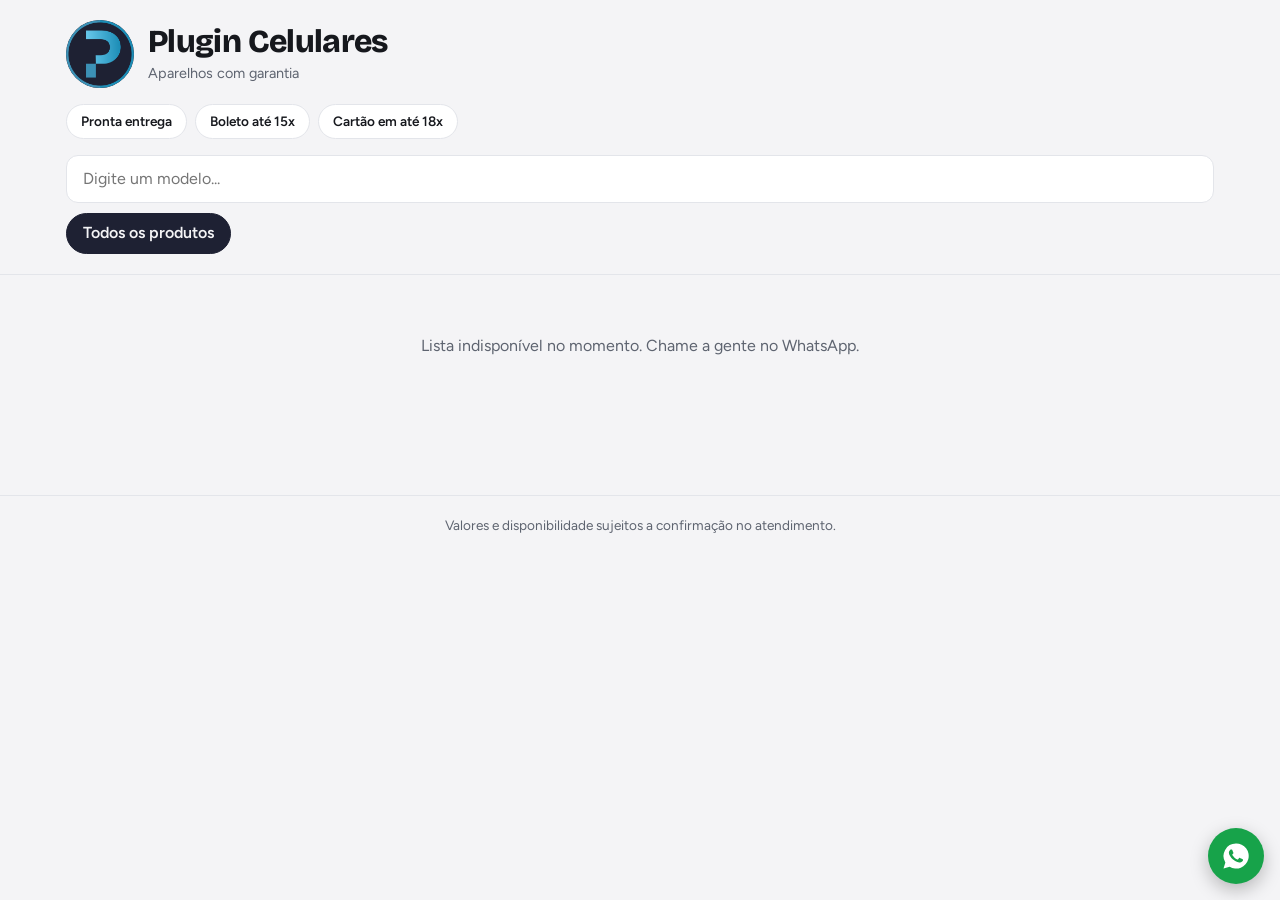
<file: index.html>
<!DOCTYPE html>
<html lang="pt-BR">
<head>
<meta charset="utf-8">
<meta name="viewport" content="width=device-width, initial-scale=1">
<title>Catálogo Virtual - Plugin Celulares</title>
<meta name="description" content="Confira nossas promoções!">

<!-- Prévia de link (WhatsApp, Facebook, Instagram, Telegram...) -->
<meta property="og:type" content="website">
<meta property="og:site_name" content="Plugin Celulares">
<meta property="og:locale" content="pt_BR">
<meta property="og:title" content="Catálogo Virtual - Plugin Celulares">
<meta property="og:description" content="Confira nossas promoções!">
<meta property="og:url" content="https://plugincelularesnovaserrana-sys.github.io/Vitrine/">
<meta property="og:image" content="https://plugincelularesnovaserrana-sys.github.io/Vitrine/assets/og-catalogo.jpg">
<meta property="og:image:type" content="image/jpeg">
<meta property="og:image:width" content="1200">
<meta property="og:image:height" content="630">
<meta property="og:image:alt" content="iPhone 18 Pro Max - Catálogo Virtual Plugin Celulares">
<meta name="twitter:card" content="summary_large_image">
<meta name="twitter:title" content="Catálogo Virtual - Plugin Celulares">
<meta name="twitter:description" content="Confira nossas promoções!">
<meta name="twitter:image" content="https://plugincelularesnovaserrana-sys.github.io/Vitrine/assets/og-catalogo.jpg">
<link rel="preconnect" href="https://fonts.googleapis.com">
<link rel="preconnect" href="https://fonts.gstatic.com" crossorigin>
<link href="https://fonts.googleapis.com/css2?family=Bricolage+Grotesque:opsz,wght@12..96,500;12..96,700;12..96,800&family=Figtree:wght@400;500;600;700&display=swap" rel="stylesheet">
<link rel="stylesheet" href="catalogo.css?v=12">
</head>
<body data-modo="completo">
<!-- Vitrine: o modo ("completo") escolhe quais preços aparecem. Configuração e textos ficam em catalogo.js -->

<header class="loja">
  <div class="logo" id="logo"></div>
  <div>
    <h1 id="nomeLoja">Plugin Celulares</h1>
    <p id="slogan"></p>
    <p id="contato"></p>
  </div>
</header>
<div class="selos" id="selos"></div>

<div class="barra">
  <div class="barra-in">
    <input class="busca" id="busca" type="search" placeholder="Digite um modelo..." aria-label="Buscar modelo">
    <nav class="abas" id="abas" aria-label="Filtrar por categoria"></nav>
    <nav class="abas faixas" id="faixas" aria-label="Filtrar por valor da parcela" hidden></nav>
  </div>
</div>

<div class="aviso" id="aviso" hidden></div>
<main class="grade" id="grade" aria-live="polite"></main>

<section class="sistema" id="sistemaBox" hidden>
  <h2 id="sistemaTitulo">Nosso sistema</h2>
  <iframe id="sistemaFrame" title="Sistema da loja" loading="lazy"></iframe>
</section>

<a class="flutuante" id="zapFlutuante" target="_blank" rel="noopener" aria-label="Falar no WhatsApp"></a>
<footer class="rodape" id="rodape"></footer>

<script src="catalogo.js?v=12"></script>
</body>
</html>
</file>
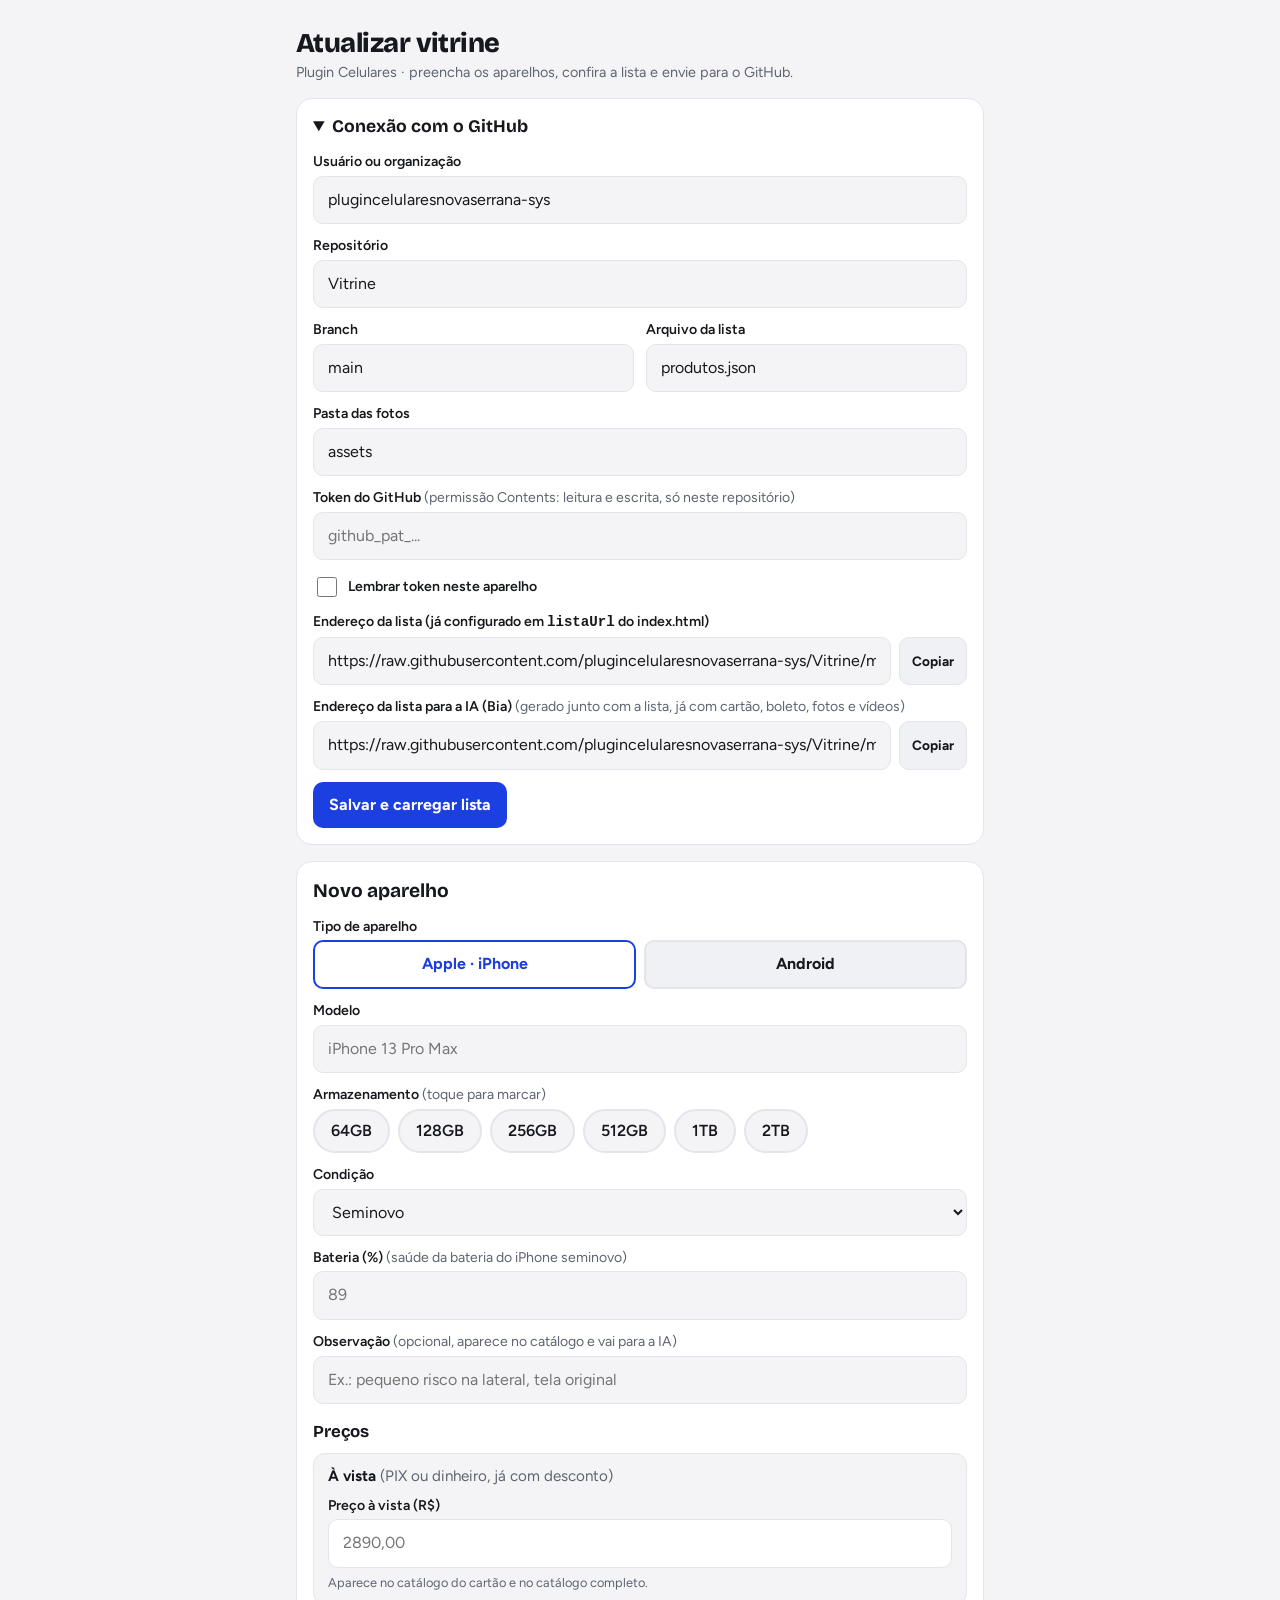
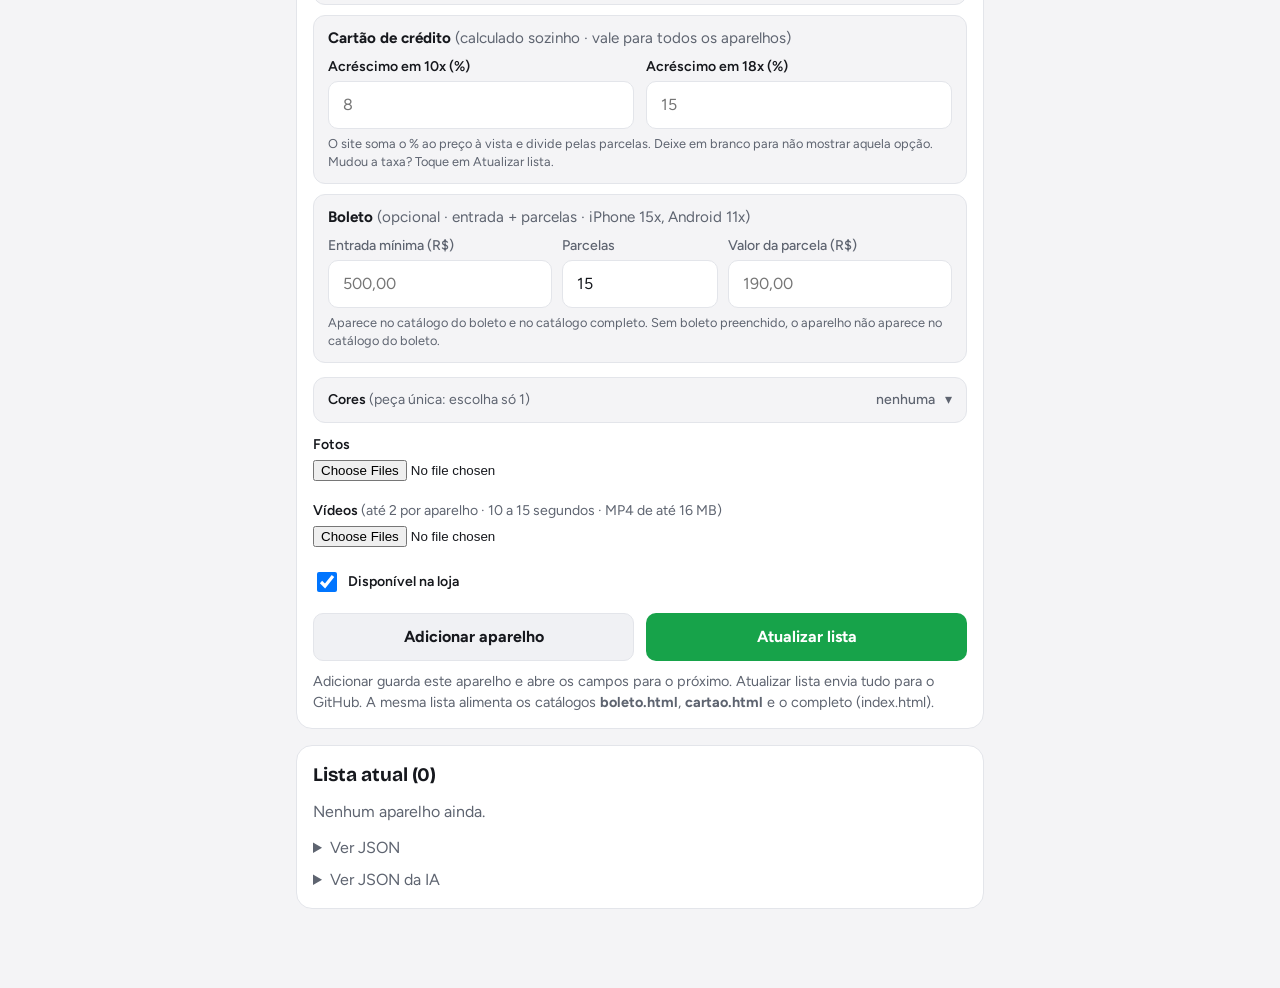
<file: admin.html>
<!DOCTYPE html>
<html lang="pt-BR">
<head>
<meta charset="utf-8">
<meta name="viewport" content="width=device-width, initial-scale=1">
<meta name="robots" content="noindex,nofollow">
<title>Plugin Celulares · Admin da vitrine</title>
<link rel="preconnect" href="https://fonts.googleapis.com">
<link rel="preconnect" href="https://fonts.gstatic.com" crossorigin>
<link href="https://fonts.googleapis.com/css2?family=Bricolage+Grotesque:opsz,wght@12..96,700;12..96,800&family=Figtree:wght@400;500;600;700&display=swap" rel="stylesheet">
<style>
  :root{
    --papel:#F4F4F6; --card:#FFFFFF; --tinta:#16181D; --tinta-2:#5E6470; --linha:#E3E5EA;
    --azul:#1B3FE0; --zap:#17A34A; --zap-hover:#128A3D; --erro:#C8332F; --ok-bg:#E6F6EC; --erro-bg:#FCEBEA; --foto-bg:#F0F1F4;
    --display:"Bricolage Grotesque","Trebuchet MS",system-ui,sans-serif;
    --texto:"Figtree",system-ui,-apple-system,"Segoe UI",sans-serif;
  }
  @media (prefers-color-scheme:dark){
    :root{ --papel:#0E1015; --card:#171A21; --tinta:#EEF0F4; --tinta-2:#9AA0AD; --linha:#262A33;
           --azul:#8AA2FF; --ok-bg:#12281B; --erro-bg:#321816; --foto-bg:#1F232C; }
  }
  *{box-sizing:border-box}
  body{margin:0;background:var(--papel);color:var(--tinta);font-family:var(--texto);line-height:1.4}
  :focus-visible{outline:3px solid var(--azul);outline-offset:2px}
  main{max-width:720px;margin:0 auto;padding:16px 16px 80px;display:grid;gap:16px}
  h1{font-family:var(--display);font-weight:800;font-size:1.7rem;letter-spacing:-.02em;margin:8px 0 0}
  h2{font-family:var(--display);font-weight:700;font-size:1.2rem;margin:0 0 12px}
  .sub{margin:0;color:var(--tinta-2);font-size:.9rem}
  section,details.painel{background:var(--card);border:1px solid var(--linha);border-radius:16px;padding:16px}
  details.painel>summary{font-family:var(--display);font-weight:700;font-size:1.1rem;cursor:pointer}
  details.painel[open]>summary{margin-bottom:12px}

  label{display:block;font-weight:600;font-size:.88rem;margin:12px 0 4px}
  .dica{font-weight:400;color:var(--tinta-2)}
  input[type=text],input[type=password],input[type=search],select{width:100%;padding:12px 14px;border:1px solid var(--linha);border-radius:10px;background:var(--papel);color:var(--tinta);font:inherit;font-size:16px}
  .duas{display:grid;grid-template-columns:1fr 1fr;gap:12px}
  .check{display:flex;gap:8px;align-items:center;font-weight:600;margin-top:14px}
  .check input{width:20px;height:20px}

  button{font:inherit;font-weight:700;border:0;border-radius:10px;padding:12px 16px;cursor:pointer}
  button:disabled{opacity:.55;cursor:default}
  .sec{background:var(--foto-bg);color:var(--tinta);border:1px solid var(--linha)}
  .pri{background:var(--azul);color:#fff}
  .envia{background:var(--zap);color:#fff}
  .envia:hover:not(:disabled){background:var(--zap-hover)}
  .acoes{display:grid;grid-template-columns:1fr 1fr;gap:12px;margin-top:18px}
  .linha-btn{display:flex;gap:8px;flex-wrap:wrap;margin-top:12px}
  .mini{padding:8px 12px;font-size:.85rem}

  .miniaturas{display:flex;flex-wrap:wrap;gap:8px;margin-top:8px}
  .mini-foto{position:relative;width:72px;height:72px;border-radius:10px;background:var(--foto-bg);border:1px solid var(--linha);display:grid;place-items:center;overflow:hidden;font-size:.65rem;text-align:center;padding:4px;word-break:break-all}
  .mini-foto img{width:100%;height:100%;object-fit:cover}
  .mini-foto button{position:absolute;top:2px;right:2px;width:22px;height:22px;padding:0;border-radius:50%;background:rgba(0,0,0,.65);color:#fff;font-size:.8rem;line-height:1}

  .auto-foto{display:flex;gap:12px;align-items:center;margin-top:10px;padding:10px;border:1px dashed var(--linha);border-radius:12px;background:var(--papel)}
  .auto-foto img{width:64px;height:64px;object-fit:contain;border-radius:8px;background:var(--foto-bg);flex:none}
  .auto-foto p{margin:0;font-size:.82rem;color:var(--tinta-2)}
  .auto-foto .vazia{width:64px;height:64px;border-radius:8px;background:var(--foto-bg);display:grid;place-items:center;font-size:.65rem;text-align:center;color:var(--tinta-2);flex:none}
  .auto-foto.falta{border-color:var(--erro)}
  .auto-foto.falta p{color:var(--erro)}
  .item{border:1px solid var(--linha);border-radius:12px;padding:12px;display:grid;gap:6px;margin-top:10px}
  .item.off{opacity:.6}
  .chips{display:flex;flex-wrap:wrap;gap:8px;margin-top:4px}
  .chip{border:2px solid var(--linha);background:var(--papel);color:var(--tinta);border-radius:999px;padding:9px 16px;font-weight:600}
  .chip[aria-pressed=true]{border-color:var(--azul);background:var(--foto-bg);color:var(--azul)}
  .chip[aria-pressed=true]::after{content:" ✓"}
  .tres{display:grid;grid-template-columns:1fr .7fr 1fr;gap:10px}
  .tres label{margin-top:4px;font-weight:500;color:var(--tinta-2)}
  .item b{font-family:var(--display);font-size:1.05rem}
  .item small{color:var(--tinta-2)}
  .preco{font-weight:800}
  .vazio{color:var(--tinta-2);margin:0}

  #status{position:sticky;bottom:12px;z-index:5;border-radius:12px;padding:12px 14px;font-weight:600;border:1px solid var(--linha);background:var(--card);display:none}
  #status.ok{display:block;background:var(--ok-bg);border-color:var(--zap)}
  #status.erro{display:block;background:var(--erro-bg);border-color:var(--erro)}
  #status.info{display:block}
  pre{background:var(--papel);border:1px solid var(--linha);border-radius:10px;padding:12px;overflow:auto;font-size:.8rem;max-height:320px}
  .url{display:flex;gap:8px}
  .url input{flex:1}

  .cores{display:flex;flex-wrap:wrap;gap:8px;margin-top:4px}
  .cor{display:inline-flex;align-items:center;gap:8px;padding:8px 14px 8px 10px;border:2px solid var(--linha);background:var(--papel);color:var(--tinta);border-radius:999px;font-size:.9rem;font-weight:600}
  .cor .bolinha{width:20px;height:20px;border-radius:50%;border:1px solid rgba(128,128,128,.55);flex:none;display:grid;place-items:center;font-size:.7rem;line-height:1;color:#fff}
  .cor[aria-pressed=true]{border-color:var(--azul);background:var(--foto-bg)}
  .cor[aria-pressed=true]::after{content:"✓";font-weight:800;color:var(--azul)}
  .cor-outra{display:flex;gap:8px;margin-top:10px}
  .cor-outra input{flex:1}

  /* seletor Apple / Android */
  .seg{display:grid;grid-template-columns:1fr 1fr;gap:8px;margin-top:4px}
  .seg button{display:flex;align-items:center;justify-content:center;gap:8px;border:2px solid var(--linha);padding:11px 12px}
  .seg button[aria-pressed=true]{border-color:var(--azul);background:var(--card);color:var(--azul)}

  /* gaveta de cores */
  details.gaveta{margin-top:14px;border:1px solid var(--linha);border-radius:12px;background:var(--papel)}
  details.gaveta>summary{cursor:pointer;list-style:none;display:flex;align-items:center;justify-content:space-between;gap:10px;padding:12px 14px;font-weight:600;font-size:.88rem}
  details.gaveta>summary::-webkit-details-marker{display:none}
  details.gaveta>summary::after{content:"▾";color:var(--tinta-2);transition:transform .15s}
  details.gaveta[open]>summary::after{transform:rotate(180deg)}
  .gaveta .corpo{padding:0 14px 14px}
  .gaveta .resumo{margin-left:auto;display:flex;align-items:center;gap:6px;min-width:0;font-weight:500;color:var(--tinta-2)}
  .gaveta .resumo .bolinha{width:16px;height:16px;border-radius:50%;border:1px solid rgba(128,128,128,.55);flex:none}
  .gaveta .resumo .txt{overflow:hidden;text-overflow:ellipsis;white-space:nowrap;max-width:46vw}

  /* bloco de preços */
  fieldset.precos{border:0;padding:0;margin:16px 0 0;min-width:0}
  fieldset.precos legend{font-family:var(--display);font-weight:700;font-size:1.05rem;padding:0}
  .bloco-preco{border:1px solid var(--linha);border-radius:12px;padding:12px 14px;margin-top:10px;background:var(--papel)}
  .bloco-preco h3{margin:0;font-size:.95rem;font-weight:700}
  .bloco-preco label{margin-top:8px}
  .bloco-preco input[type=text]{background:var(--card)}
  .bloco-preco .sub{font-size:.8rem;margin-top:6px}
  .mini-video{display:flex;align-items:center;gap:8px;padding:8px 10px;border:1px solid var(--linha);border-radius:10px;background:var(--foto-bg);font-size:.8rem;word-break:break-all}
  .mini-video button{flex:none;width:24px;height:24px;padding:0;border-radius:50%;background:rgba(0,0,0,.65);color:#fff;font-size:.85rem;line-height:1}
</style>
</head>
<body>
<main>
  <div>
    <h1>Atualizar vitrine</h1>
    <p class="sub">Plugin Celulares · preencha os aparelhos, confira a lista e envie para o GitHub.</p>
  </div>

  <!-- 1. GitHub -->
  <details class="painel" id="painelGit">
    <summary>Conexão com o GitHub</summary>
    <label for="gOwner">Usuário ou organização</label>
    <input type="text" id="gOwner" autocomplete="off" autocapitalize="off" value="plugincelularesnovaserrana-sys" placeholder="minha-loja">
    <label for="gRepo">Repositório</label>
    <input type="text" id="gRepo" autocomplete="off" autocapitalize="off" value="Vitrine" placeholder="vitrine">
    <div class="duas">
      <div>
        <label for="gBranch">Branch</label>
        <input type="text" id="gBranch" autocomplete="off" autocapitalize="off" value="main">
      </div>
      <div>
        <label for="gPath">Arquivo da lista</label>
        <input type="text" id="gPath" autocomplete="off" autocapitalize="off" value="produtos.json">
      </div>
    </div>
    <label for="gPasta">Pasta das fotos</label>
    <input type="text" id="gPasta" autocomplete="off" autocapitalize="off" value="assets">
    <label for="gToken">Token do GitHub <span class="dica">(permissão Contents: leitura e escrita, só neste repositório)</span></label>
    <input type="password" id="gToken" autocomplete="off" placeholder="github_pat_...">
    <label class="check"><input type="checkbox" id="gLembrar"> Lembrar token neste aparelho</label>

    <label for="gUrl">Endereço da lista (já configurado em <code>listaUrl</code> do index.html)</label>
    <div class="url">
      <input type="text" id="gUrl" readonly>
      <button type="button" class="sec mini" id="copiarUrl">Copiar</button>
    </div>

    <label for="gUrlIA">Endereço da lista para a IA (Bia) <span class="dica">(gerado junto com a lista, já com cartão, boleto, fotos e vídeos)</span></label>
    <div class="url">
      <input type="text" id="gUrlIA" readonly>
      <button type="button" class="sec mini" id="copiarUrlIA">Copiar</button>
    </div>

    <div class="linha-btn">
      <button type="button" class="pri" id="salvarCfg">Salvar e carregar lista</button>
    </div>
  </details>

  <!-- 2. Formulário -->
  <section aria-labelledby="tFormulario">
    <h2 id="tFormulario">Novo aparelho</h2>

    <label id="lPlat">Tipo de aparelho</label>
    <div class="seg" role="group" aria-labelledby="lPlat">
      <button type="button" class="sec" id="plApple" aria-pressed="true">Apple · iPhone</button>
      <button type="button" class="sec" id="plAndroid" aria-pressed="false">Android</button>
    </div>

    <div id="boxMarca" hidden>
      <label for="fMarca">Marca</label>
      <input type="text" id="fMarca" list="marcasAndroid" autocomplete="off" placeholder="Samsung">
      <datalist id="marcasAndroid"></datalist>
    </div>

    <label for="fModelo">Modelo</label>
    <input type="text" id="fModelo" list="modelosIphone" autocomplete="off" placeholder="iPhone 13 Pro Max">
    <datalist id="modelosIphone"></datalist>

    <label id="lArm">Armazenamento <span class="dica" id="dicaDetalhes">(toque para marcar)</span></label>
    <div class="chips" id="chipsArm" role="group" aria-labelledby="lArm"></div>
    <div id="boxRam" hidden>
      <label id="lRam">Memória RAM <span class="dica">(opcional)</span></label>
      <div class="chips" id="chipsRam" role="group" aria-labelledby="lRam"></div>
    </div>
    <input type="hidden" id="fDetalhes">

    <label for="fCond">Condição</label>
    <select id="fCond">
      <option value="Seminovo">Seminovo</option>
      <option value="Novo">Novo</option>
    </select>

    <div id="boxBateria" hidden>
      <label for="fBateria">Bateria (%) <span class="dica">(saúde da bateria do iPhone seminovo)</span></label>
      <input type="text" id="fBateria" inputmode="numeric" maxlength="3" autocomplete="off" placeholder="89">
    </div>

    <label for="fObs">Observação <span class="dica">(opcional, aparece no catálogo e vai para a IA)</span></label>
    <input type="text" id="fObs" autocomplete="off" maxlength="160" placeholder="Ex.: pequeno risco na lateral, tela original">

    <fieldset class="precos" aria-labelledby="lPrecos">
      <legend id="lPrecos">Preços</legend>

      <div class="bloco-preco">
        <h3>À vista <span class="dica">(PIX ou dinheiro, já com desconto)</span></h3>
        <label for="fPreco">Preço à vista (R$)</label>
        <input type="text" id="fPreco" inputmode="decimal" autocomplete="off" placeholder="2890,00">
        <p class="sub">Aparece no catálogo do cartão e no catálogo completo.</p>
      </div>

      <div class="bloco-preco">
        <h3>Cartão de crédito <span class="dica">(calculado sozinho · vale para todos os aparelhos)</span></h3>
        <div class="duas">
          <div><label for="fTaxa10">Acréscimo em 10x (%)</label><input type="text" id="fTaxa10" inputmode="decimal" autocomplete="off" placeholder="8"></div>
          <div><label for="fTaxa18">Acréscimo em 18x (%)</label><input type="text" id="fTaxa18" inputmode="decimal" autocomplete="off" placeholder="15"></div>
        </div>
        <p class="sub" id="resumoCartao" aria-live="polite" style="margin-top:6px"></p>
        <p class="sub">O site soma o % ao preço à vista e divide pelas parcelas. Deixe em branco para não mostrar aquela opção. Mudou a taxa? Toque em Atualizar lista.</p>
      </div>

      <div class="bloco-preco">
        <h3 id="lBoleto">Boleto <span class="dica">(opcional · entrada + parcelas · iPhone 15x, Android 11x)</span></h3>
        <div class="tres" role="group" aria-labelledby="lBoleto">
          <div><label for="fEntrada">Entrada mínima (R$)</label><input type="text" id="fEntrada" inputmode="decimal" autocomplete="off" placeholder="500,00"></div>
          <div><label for="fParcN">Parcelas</label><input type="text" id="fParcN" inputmode="numeric" maxlength="2" autocomplete="off" value="15"></div>
          <div><label for="fParcVal">Valor da parcela (R$)</label><input type="text" id="fParcVal" inputmode="decimal" autocomplete="off" placeholder="190,00"></div>
        </div>
        <p class="sub" id="resumoBoleto" aria-live="polite" style="margin-top:6px"></p>
        <p class="sub">Aparece no catálogo do boleto e no catálogo completo. Sem boleto preenchido, o aparelho não aparece no catálogo do boleto.</p>
      </div>
    </fieldset>

    <input type="hidden" id="fCores">
    <details class="gaveta" id="gavetaCores">
      <summary>
        <span id="lCores">Cores <span class="dica" id="dicaCores">(toque para marcar)</span></span>
        <span class="resumo" id="resumoCores"></span>
      </summary>
      <div class="corpo">
        <div class="cores" id="coresBox" role="group" aria-labelledby="lCores"></div>
        <div class="cor-outra">
          <input type="text" id="fCorOutra" autocomplete="off" placeholder="Outra cor (se não estiver acima)" aria-label="Outra cor">
          <button type="button" class="sec mini" id="btnCorOutra">Adicionar</button>
        </div>
      </div>
    </details>

    <label for="fFotos">Fotos</label>
    <input type="file" id="fFotos" accept="image/*" multiple>
    <div class="miniaturas" id="miniaturas"></div>
    <div id="fotoAuto" hidden></div>

    <label for="fVideos">Vídeos <span class="dica">(até 2 por aparelho · 10 a 15 segundos · MP4 de até 16 MB)</span></label>
    <input type="file" id="fVideos" accept="video/mp4,video/quicktime" multiple>
    <div class="miniaturas" id="miniVideos"></div>

    <label class="check"><input type="checkbox" id="fDisp" checked> Disponível na loja</label>

    <input type="hidden" id="fParcelado">

    <div class="acoes">
      <button type="button" class="sec" id="btnAdicionar">Adicionar aparelho</button>
      <button type="button" class="envia" id="btnEnviar">Atualizar lista</button>
    </div>
    <p class="sub" style="margin-top:10px">Adicionar guarda este aparelho e abre os campos para o próximo. Atualizar lista envia tudo para o GitHub.
      A mesma lista alimenta os catálogos <b>boleto.html</b>, <b>cartao.html</b> e o completo (index.html).</p>
  </section>

  <!-- 3. Lista -->
  <section aria-labelledby="tLista">
    <h2 id="tLista">Lista atual (<span id="qtd">0</span>)</h2>
    <div id="lista"></div>
    <details style="margin-top:14px">
      <summary class="dica" style="cursor:pointer">Ver JSON</summary>
      <pre id="previa"></pre>
    </details>
    <details style="margin-top:10px">
      <summary class="dica" style="cursor:pointer">Ver JSON da IA</summary>
      <pre id="previaIA"></pre>
    </details>
  </section>

  <div id="status" role="status" aria-live="polite"></div>
</main>

<script>
/* ============ ESTADO ============ */
const $ = id => document.getElementById(id);
const S = { itens: [], taxas: {}, carregada: false, editando: -1, fotosForm: [], novasForm: [], videosForm: [], novosVideosForm: [], refs: new Set(), ocupado: false, plat: "Apple" };
const LS = "vitrine-admin";
const LOJA = {nome: "Plugin Celulares", cidade: "Nova Serrana - MG"};
const IA_ARQ = "catalogo-ia.json";
const caminhoIA = c => (c.path.includes("/") ? c.path.replace(/[^/]*$/, "") : "") + IA_ARQ;
const MAX_FOTOS = 10, MAX_VIDEOS = 2, MAX_VIDEO_MB = 16;
const PROTEGIDOS = ["LOGO.png", "og-catalogo.jpg"];
const novoId = () => Date.now().toString(36).slice(-4) + Math.random().toString(36).slice(2, 5);
const midiasDe = p => [].concat(p.fotos || [], p.videos || []);
const apagavel = f => /\.(jpe?g|mp4|mov|webm)$/i.test(f) && !PROTEGIDOS.includes(f.split("/").pop()) && !/^(https?:|data:|\/)/.test(f);
const mb = n => (n / 1048576).toLocaleString("pt-BR", {maximumFractionDigits: 1}) + " MB";
function guardarRefs(){ S.refs = new Set(S.itens.flatMap(midiasDe)); }
const PADRAO = {owner: "plugincelularesnovaserrana-sys", repo: "Vitrine"};

/* ============ UTILITÁRIOS ============ */
const brl = n => Number(n).toLocaleString("pt-BR", {style:"currency", currency:"BRL"});
function paraNumero(v){
  let s = String(v ?? "").replace(/[^\d,.-]/g, "");
  if (s.includes(",")) s = s.replace(/\./g, "").replace(",", ".");
  const n = parseFloat(s);
  return isNaN(n) ? 0 : n;
}
const listaDe = v => String(v ?? "").split(",").map(x => x.trim()).filter(Boolean);
const enc = p => p.split("/").map(encodeURIComponent).join("/");
const limpaPasta = p => p.trim().replace(/^\/+|\/+$/g, "");
const semAcento = t => t.normalize("NFD").replace(/[\u0300-\u036f]/g, "");
const arquivoDoModelo = (m, cor) => semAcento((m + (cor ? " " + cor : "")).toLowerCase()).replace(/\s+/g, " ").trim() + ".png";
const MODELOS = [];
[12,13,14,15,16,17].forEach(n => ["", " Pro", " Pro Max"].forEach(x => MODELOS.push("iPhone " + n + x)));
["", " Pro", " Pro Max"].slice(1).forEach(x => MODELOS.push("iPhone 18" + x));

const MARCAS_ANDROID = ["Samsung","Motorola","Xiaomi","Redmi","Poco","Realme","Asus","Infinix","Google Pixel","LG","OnePlus","Honor","Nokia"];
const platDe = p => p.plataforma || (/^iphone/i.test(p.modelo || "") ? "Apple" : "Android");

function aviso(tipo, texto){
  const s = $("status"); s.className = tipo; s.textContent = texto;
  if (tipo === "ok") clearTimeout(aviso.t), aviso.t = setTimeout(() => { if (s.className === "ok") s.className = ""; }, 7000);
}
function ocupar(b){
  S.ocupado = b;
  ["btnAdicionar","btnEnviar","salvarCfg"].forEach(id => $(id).disabled = b);
}

/* ============ CONFIGURAÇÃO ============ */
function lerCfg(){
  return {
    owner: $("gOwner").value.trim(), repo: $("gRepo").value.trim(),
    branch: $("gBranch").value.trim() || "main",
    path: limpaPasta($("gPath").value) || "produtos.json",
    pasta: limpaPasta($("gPasta").value),
    token: $("gToken").value.trim(), lembrar: $("gLembrar").checked
  };
}
function guardarCfg(){
  const c = lerCfg();
  try {
    const copia = {...c}; if (!c.lembrar) copia.token = "";
    localStorage.setItem(LS, JSON.stringify(copia));
  } catch (e) {}
}
function restaurarCfg(){
  try {
    const c = JSON.parse(localStorage.getItem(LS) || "null"); if (!c) return false;
    $("gOwner").value = c.owner || PADRAO.owner; $("gRepo").value = c.repo || PADRAO.repo;
    $("gBranch").value = c.branch || "main"; $("gPath").value = c.path || "produtos.json";
    $("gPasta").value = c.pasta ?? "assets"; $("gToken").value = c.token || "";
    $("gLembrar").checked = !!c.lembrar;
    return true;
  } catch (e) { return false; }
}
function atualizarUrl(){
  const c = lerCfg();
  $("gUrl").value = (c.owner && c.repo) ? `https://raw.githubusercontent.com/${c.owner}/${c.repo}/${c.branch}/${c.path}` : "";
  $("gUrlIA").value = (c.owner && c.repo) ? `https://raw.githubusercontent.com/${c.owner}/${c.repo}/${c.branch}/${caminhoIA(c)}` : "";
}
function cfgCompleta(){
  const c = lerCfg();
  if (!c.owner || !c.repo || !c.token){
    $("painelGit").open = true;
    aviso("erro", "Preencha usuário, repositório e token na conexão com o GitHub.");
    return null;
  }
  return c;
}

/* ============ GITHUB ============ */
async function gh(c, metodo, caminho, corpo){
  const url = `https://api.github.com/repos/${c.owner}/${c.repo}/contents/${enc(caminho)}` + (metodo === "GET" ? `?ref=${encodeURIComponent(c.branch)}` : "");
  const r = await fetch(url, {
    method: metodo,
    headers: {
      "Authorization": "Bearer " + c.token,
      "Accept": "application/vnd.github+json",
      "X-GitHub-Api-Version": "2022-11-28",
      ...(corpo ? {"Content-Type": "application/json"} : {})
    },
    body: corpo ? JSON.stringify(corpo) : undefined,
    cache: "no-store"
  });
  let dados = null; try { dados = await r.json(); } catch (e) {}
  if (!r.ok){
    const e = new Error(dados?.message || ("Erro " + r.status)); e.status = r.status; throw e;
  }
  return dados;
}
function traduz(e){
  if (e.status === 401) return "Token inválido ou expirado.";
  if (e.status === 403) return "O token não tem permissão de escrita neste repositório (Contents: Read and write).";
  if (e.status === 404) return "Repositório ou branch não encontrado. Confira usuário, repositório e branch.";
  if (e.status === 409 || e.status === 422) return "A lista mudou no GitHub enquanto você editava. Toque em \"Salvar e carregar lista\" e tente de novo.";
  return e.message || "Falha na conexão.";
}
const utf8ParaB64 = txt => { const b = new TextEncoder().encode(txt); let s = ""; b.forEach(x => s += String.fromCharCode(x)); return btoa(s); };
const b64ParaUtf8 = b64 => new TextDecoder().decode(Uint8Array.from(atob(b64.replace(/\s/g, "")), ch => ch.charCodeAt(0)));

async function carregarLista(){
  const c = cfgCompleta(); if (!c) return;
  ocupar(true); aviso("info", "Carregando a lista do GitHub...");
  try {
    let itens = [];
    try {
      const d = await gh(c, "GET", c.path);
      const j = JSON.parse(b64ParaUtf8(d.content || ""));
      itens = (Array.isArray(j) ? j : (j.produtos || j.items || [])).map(p => { const {cartao, ...resto} = p; return {...resto, novas: [], novosVideos: []}; });
      const tx = (!Array.isArray(j) && j.cartao) || {};
      $("fTaxa10").value = tx.taxa10 != null ? String(tx.taxa10).replace(".", ",") : "";
      $("fTaxa18").value = tx.taxa18 != null ? String(tx.taxa18).replace(".", ",") : "";
      lerTaxas();
    } catch (e) {
      if (e.status !== 404) throw e;
    }
    S.itens = itens; guardarRefs(); S.carregada = true; S.editando = -1;
    limparForm(); desenharLista();
    aviso("ok", itens.length ? `Lista carregada: ${itens.length} aparelho(s).` : "Nenhuma lista encontrada ainda. Ela será criada no primeiro envio.");
  } catch (e) {
    S.carregada = false;
    aviso("erro", traduz(e));
  } finally { ocupar(false); }
}

/* ============ FOTOS ============ */
function slug(t){
  return (t.normalize("NFD").replace(/[\u0300-\u036f]/g, "").toLowerCase().replace(/[^a-z0-9]+/g, "-").replace(/^-|-$/g, "")) || "aparelho";
}
async function fotoParaBase64(file){
  const url = URL.createObjectURL(file);
  try {
    const img = await new Promise((ok, falha) => {
      const i = new Image(); i.onload = () => ok(i);
      i.onerror = () => falha(new Error("Não consegui ler a foto " + file.name));
      i.src = url;
    });
    const k = Math.min(1, 1200 / Math.max(img.naturalWidth, img.naturalHeight));
    const cv = document.createElement("canvas");
    cv.width = Math.round(img.naturalWidth * k); cv.height = Math.round(img.naturalHeight * k);
    const ctx = cv.getContext("2d"); ctx.fillStyle = "#fff"; ctx.fillRect(0, 0, cv.width, cv.height);
    ctx.drawImage(img, 0, 0, cv.width, cv.height);
    const blob = await new Promise(r => cv.toBlob(r, "image/jpeg", 0.85));
    return await new Promise((ok, falha) => {
      const fr = new FileReader(); fr.onload = () => ok(String(fr.result).split(",")[1]);
      fr.onerror = () => falha(new Error("Falha ao preparar a foto.")); fr.readAsDataURL(blob);
    });
  } finally { URL.revokeObjectURL(url); }
}

const arquivoParaBase64 = file => new Promise((ok, falha) => {
  const fr = new FileReader(); fr.onload = () => ok(String(fr.result).split(",")[1]);
  fr.onerror = () => falha(new Error("Falha ao ler o vídeo " + file.name)); fr.readAsDataURL(file);
});

let tokenFoto = 0;
const testaImagem = url => new Promise(ok => { const i = new Image(); i.onload = () => ok(true); i.onerror = () => ok(false); i.src = url; });
function agendaFotoAuto(){ clearTimeout(agendaFotoAuto.t); agendaFotoAuto.t = setTimeout(atualizarFotoAuto, 350); }

/* Busca a foto no repositório pelo modelo + cor. Sem a combinação no banco: fica sem imagem, para enviar uma nova. */
async function atualizarFotoAuto(){
  const box = $("fotoAuto"), modelo = $("fModelo").value.trim(), meu = ++tokenFoto;
  if (!modelo || S.fotosForm.length || S.novasForm.length){ box.hidden = true; box.replaceChildren(); return; }
  const c = lerCfg(), cores = listaDe($("fCores").value);
  box.hidden = false; box.replaceChildren();
  const alvos = cores.length ? cores : [null];

  if (!(c.owner && c.repo)){
    const r = document.createElement("div"); r.className = "auto-foto";
    const p = document.createElement("p"); p.textContent = "Conecte ao GitHub para procurar a foto no banco."; r.append(p); box.append(r); return;
  }
  const base = `https://raw.githubusercontent.com/${c.owner}/${c.repo}/${c.branch}/` + (c.pasta ? enc(c.pasta) + "/" : "");
  const linhas = alvos.map(cor => {
    const row = document.createElement("div"); row.className = "auto-foto"; row.style.marginTop = "8px";
    const ph = document.createElement("div"); ph.className = "vazia"; ph.textContent = "...";
    const p = document.createElement("p"); p.textContent = "Procurando " + (cor ? `${modelo} ${cor}` : modelo) + "...";
    row.append(ph, p); box.append(row);
    return {cor, row, ph, p};
  });

  for (const l of linhas){
    const arq = arquivoDoModelo(modelo, l.cor);
    const cand = [arq, arq.replace(/\.png$/, ".jpg"), arq.replace(/\.png$/, ".webp")];
    let achou = null;
    for (const nome of cand){
      const url = base + encodeURIComponent(nome) + "?t=" + Date.now();
      if (await testaImagem(url)){ achou = url; break; }
      if (meu !== tokenFoto) return;
    }
    if (meu !== tokenFoto) return;
    if (achou){
      const img = document.createElement("img"); img.alt = ""; img.src = achou;
      l.ph.replaceWith(img);
      l.p.textContent = l.cor ? `${l.cor}: foto encontrada no banco (${arq}).` : `Foto encontrada no banco (${arq}).`;
    } else {
      l.row.classList.add("falta"); l.ph.textContent = "sem imagem";
      l.p.textContent = l.cor
        ? `${l.cor}: não há foto desse modelo nessa cor no banco (${arq}). Envie a nova foto no campo acima.`
        : `Não achei ${arq} no banco. Envie uma foto no campo acima.`;
    }
  }
}

function desenharMiniaturas(){
  atualizarFotoAuto(); desenharVideos();
  const box = $("miniaturas"); box.replaceChildren();
  S.fotosForm.forEach((nome, i) => {
    const d = document.createElement("div"); d.className = "mini-foto"; d.textContent = nome;
    const x = document.createElement("button"); x.type = "button"; x.textContent = "×"; x.setAttribute("aria-label", "Remover foto " + nome);
    x.onclick = () => { S.fotosForm.splice(i, 1); desenharMiniaturas(); };
    d.append(x); box.append(d);
  });
  S.novasForm.forEach((f, i) => {
    const d = document.createElement("div"); d.className = "mini-foto";
    const img = document.createElement("img"); img.alt = f.name; img.src = URL.createObjectURL(f);
    img.onload = () => URL.revokeObjectURL(img.src);
    const x = document.createElement("button"); x.type = "button"; x.textContent = "×"; x.setAttribute("aria-label", "Remover foto " + f.name);
    x.onclick = () => { S.novasForm.splice(i, 1); desenharMiniaturas(); };
    d.append(img, x); box.append(d);
  });
}
$("fFotos").addEventListener("change", e => {
  const livre = Math.max(MAX_FOTOS - S.fotosForm.length - S.novasForm.length, 0);
  const novos = [...e.target.files];
  if (novos.length > livre) aviso("erro", `Máximo de ${MAX_FOTOS} fotos por aparelho.`);
  S.novasForm.push(...novos.slice(0, livre)); e.target.value = ""; desenharMiniaturas();
});

function desenharVideos(){
  const box = $("miniVideos"); box.replaceChildren();
  const chip = (txt, remover) => {
    const d = document.createElement("div"); d.className = "mini-video";
    const s = document.createElement("span"); s.textContent = "🎬 " + txt;
    const x = document.createElement("button"); x.type = "button"; x.textContent = "×"; x.setAttribute("aria-label", "Remover vídeo " + txt); x.onclick = remover;
    d.append(s, x); box.append(d);
  };
  S.videosForm.forEach((nome, i) => chip(nome.split("/").pop(), () => { S.videosForm.splice(i, 1); desenharVideos(); }));
  S.novosVideosForm.forEach((f, i) => chip(f.name + " · " + mb(f.size), () => { S.novosVideosForm.splice(i, 1); desenharVideos(); }));
}
$("fVideos").addEventListener("change", e => {
  for (const f of e.target.files){
    if (S.videosForm.length + S.novosVideosForm.length >= MAX_VIDEOS){ aviso("erro", `Máximo de ${MAX_VIDEOS} vídeos por aparelho.`); break; }
    if (!/\.(mp4|mov)$/i.test(f.name)){ aviso("erro", `${f.name}: use vídeo MP4 (ou MOV).`); continue; }
    if (f.size > MAX_VIDEO_MB * 1048576){ aviso("erro", `${f.name} tem ${mb(f.size)}. O limite é ${MAX_VIDEO_MB} MB: um vídeo de 10 a 15 segundos, em qualidade baixa, já cabe.`); continue; }
    S.novosVideosForm.push(f);
  }
  e.target.value = ""; desenharMiniaturas();
});

/* ============ CORES (botões) ============ */
const PALETA = [
  ["Preto","#111111"],["Branco","#FFFFFF"],["Cinza","#8A8F98"],["Prata","#C9CCD1"],
  ["Dourado","#D4AF37"],["Vermelho","#E02424"],["Rosa","#F472B6"],["Roxo","#7C3AED"],
  ["Lilás","#C4A1FF"],["Azul","#2563EB"],["Azul-claro","#7DD3FC"],["Verde","#16A34A"],
  ["Amarelo","#FACC15"],["Laranja","#F97316"],["Bege","#E8D8B8"],["Marrom","#7A4A2A"]
];
const mesmaCor = (a, b) => a.toLowerCase() === b.toLowerCase();
const corUnica = () => $("fCond").value === "Seminovo";   /* seminovo = peça única, só 1 cor */
function atualizarResumoCores(sel){
  const r = $("resumoCores"); r.replaceChildren();
  $("dicaCores").textContent = corUnica() ? "(peça única: escolha só 1)" : "(toque para marcar quantas quiser)";
  if (!sel.length){ r.textContent = "nenhuma"; return; }
  sel.forEach(n => {
    const d = document.createElement("span"); d.className = "bolinha";
    const hex = (PALETA.find(p => mesmaCor(p[0], n)) || [])[1];
    d.style.background = hex || "var(--foto-bg)"; r.append(d);
  });
  const t = document.createElement("span"); t.className = "txt"; t.textContent = sel.join(", "); r.append(t);
}
function aplicarRegraCor(){
  const sel = listaDe($("fCores").value);
  if (corUnica() && sel.length > 1){
    $("fCores").value = sel[0];
    aviso("info", `Seminovo é peça única: mantive só a cor ${sel[0]}.`);
  }
  desenharCores();
}
function desenharCores(){
  const sel = listaDe($("fCores").value), box = $("coresBox");
  atualizarResumoCores(sel); agendaFotoAuto();
  box.replaceChildren();
  const extras = sel.filter(c => !PALETA.some(p => mesmaCor(p[0], c))).map(c => [c, null]);
  [...PALETA, ...extras].forEach(([nome, hex]) => {
    const b = document.createElement("button");
    b.type = "button"; b.className = "cor sec";
    b.setAttribute("aria-pressed", sel.some(c => mesmaCor(c, nome)) ? "true" : "false");
    const d = document.createElement("span"); d.className = "bolinha";
    d.style.background = hex || "var(--foto-bg)"; if (!hex) d.textContent = "?", d.style.color = "var(--tinta-2)";
    b.append(d, document.createTextNode(nome));
    b.onclick = () => alternarCor(nome);
    box.append(b);
  });
}
function alternarCor(nome){
  let atual = listaDe($("fCores").value);
  const jaTem = atual.some(c => mesmaCor(c, nome));
  if (corUnica()) atual = jaTem ? [] : [nome];
  else atual = jaTem ? atual.filter(c => !mesmaCor(c, nome)) : [...atual, nome];
  $("fCores").value = atual.join(", ");
  desenharCores();
}
function addCorOutra(){
  const v = $("fCorOutra").value.trim();
  if (!v) return;
  const nome = (PALETA.find(p => mesmaCor(p[0], v)) || [v])[0];
  if (!listaDe($("fCores").value).some(c => mesmaCor(c, nome))) alternarCor(nome);
  $("fCorOutra").value = "";
}
$("btnCorOutra").addEventListener("click", addCorOutra);
$("fCorOutra").addEventListener("keydown", e => { if (e.key === "Enter"){ e.preventDefault(); addCorOutra(); } });
desenharCores();

/* ============ ARMAZENAMENTO (botões) ============ */
const ARMAZENAMENTOS = ["64GB","128GB","256GB","512GB","1TB","2TB"];
const RAMS = ["4GB","6GB","8GB","12GB","16GB"];
let armSel = "", ramSel = "";
function lerDetalhes(){                       /* lê o texto salvo (ex.: "256GB · 8GB RAM") e marca os botões */
  const t = $("fDetalhes").value;
  const mr = t.match(/(\d+)\s*GB\s*RAM/i);
  ramSel = mr ? mr[1] + "GB" : "";
  const m = t.replace(/(\d+)\s*GB\s*RAM/i, "").match(/(\d+)\s*(GB|TB)/i);
  armSel = m ? m[1] + m[2].toUpperCase() : "";
}
function gravarDetalhes(){
  $("fDetalhes").value = [armSel, ramSel ? ramSel + " RAM" : ""].filter(Boolean).join(" · ");
}
function chips(boxId, opcoes, atual, aoClicar){
  const box = $(boxId); box.replaceChildren();
  const todas = atual && !opcoes.includes(atual) ? [...opcoes, atual] : opcoes;   /* valor antigo fora da lista continua marcado */
  todas.forEach(v => {
    const b = document.createElement("button");
    b.type = "button"; b.className = "chip"; b.textContent = v;
    b.setAttribute("aria-pressed", v === atual ? "true" : "false");
    b.onclick = () => aoClicar(v === atual ? "" : v);
    box.append(b);
  });
}
function desenharChips(){
  chips("chipsArm", ARMAZENAMENTOS, armSel, v => { armSel = v; gravarDetalhes(); desenharChips(); });
  chips("chipsRam", RAMS, ramSel, v => { ramSel = v; gravarDetalhes(); desenharChips(); });
}
function desenharArmazenamento(){ lerDetalhes(); desenharChips(); }

/* ============ APPLE x ANDROID ============ */
function definirPlat(plat){
  S.plat = plat;
  const apple = plat === "Apple";
  $("plApple").setAttribute("aria-pressed", apple);
  $("plAndroid").setAttribute("aria-pressed", !apple);
  $("boxMarca").hidden = apple;
  if (apple) $("fModelo").setAttribute("list", "modelosIphone"); else $("fModelo").removeAttribute("list");
  $("fModelo").placeholder = apple ? "iPhone 13 Pro Max" : "Galaxy S23 Ultra";
  $("fDetalhes").placeholder = apple ? "128GB" : "256GB · 8GB RAM";
  $("boxRam").hidden = apple;                                /* RAM só para Android */
  if (apple){ ramSel = ""; gravarDetalhes(); }
  desenharArmazenamento();
  atualizarCamposSemi();
  parcelasPadraoBoleto();
}
$("plApple").onclick = () => definirPlat("Apple");
$("plAndroid").onclick = () => { definirPlat("Android"); $("fMarca").focus(); };

/* ============ BATERIA, OBSERVAÇÃO E BOLETO ============ */
function atualizarCamposSemi(){
  $("boxBateria").hidden = !($("fCond").value === "Seminovo" && S.plat === "Apple");   /* bateria: só iPhone seminovo */
}
function atualizarBoleto(){
  const e = paraNumero($("fEntrada").value), v = paraNumero($("fParcVal").value);
  const n = parseInt($("fParcN").value.replace(/\D/g, ""), 10) || 0;
  $("resumoBoleto").textContent = (v > 0 && n > 0)
    ? `Total a prazo: ${brl(e + v * n)} (${e > 0 ? "entrada " + brl(e) + " + " : ""}${n}x de ${brl(v)})`
    : "";
}
/* parcelas padrão do boleto: iPhone 15x, Android 11x */
const PARC_BOLETO = {Apple: 15, Android: 11};
function parcelasPadraoBoleto(){
  const atual = $("fParcN").value.trim();
  if (atual === "" || Object.values(PARC_BOLETO).map(String).includes(atual)){
    $("fParcN").value = String(PARC_BOLETO[S.plat] || 15);
    atualizarBoleto();
  }
}
/* cartão: % de acréscimo sobre o preço à vista, igual para todos os aparelhos (mesma conta do site) */
function lerTaxas(){
  S.taxas = {};
  [10, 18].forEach(n => {
    const v = $("fTaxa" + n).value.trim();
    if (v !== "" && paraNumero(v) >= 0) S.taxas["taxa" + n] = paraNumero(v);
  });
}
function calcCartao(preco){
  if (!(preco > 0)) return [];
  return [10, 18].filter(n => S.taxas["taxa" + n] != null).map(n => {
    const total = Math.round(preco * (1 + S.taxas["taxa" + n] / 100) * 100) / 100;
    return `${n}x de ${brl(Math.ceil(+(total / n * 100).toFixed(6)) / 100)}`;
  });
}
function atualizarCartao(){
  const avista = paraNumero($("fPreco").value);
  const c = calcCartao(avista);
  $("resumoCartao").textContent = !Object.keys(S.taxas).length ? "Preencha os % para o cartão aparecer no site."
    : (c.length ? `Este aparelho no cartão: ${c.join(" ou ")}` : "Preencha o preço à vista para ver as parcelas.");
}

/* ============ FORMULÁRIO ============ */
function limparForm(){
  ["fModelo","fMarca","fDetalhes","fPreco","fCores","fParcelado","fBateria","fObs","fEntrada","fParcVal"].forEach(id => $(id).value = "");
  $("fParcN").value = String(PARC_BOLETO[S.plat] || 15);
  $("fCond").value = "Seminovo"; $("fDisp").checked = true;
  desenharArmazenamento();
  atualizarCamposSemi(); atualizarBoleto(); atualizarCartao();
  S.fotosForm = []; S.novasForm = []; S.videosForm = []; S.novosVideosForm = []; S.editando = -1;
  $("gavetaCores").open = false;
  desenharCores();
  $("tFormulario").textContent = "Novo aparelho";
  $("btnAdicionar").textContent = "Adicionar aparelho";
  desenharMiniaturas();
}
const formTemConteudo = () => $("fModelo").value.trim() !== "";

function adicionar(){
  const modelo = $("fModelo").value.trim();
  const preco = paraNumero($("fPreco").value);
  if (!modelo){ aviso("erro", "Preencha o modelo."); $("fModelo").focus(); return false; }
  if (preco <= 0){ aviso("erro", "Preencha o preço à vista."); $("fPreco").focus(); return false; }
  const marca = $("fMarca").value.trim();
  if (S.plat === "Android" && !marca){ aviso("erro", "Preencha a marca do aparelho Android."); $("fMarca").focus(); return false; }
  let cores = listaDe($("fCores").value);
  const semi = $("fCond").value === "Seminovo";
  if (semi && cores.length > 1) cores = [cores[0]];

  let bateria;
  if (semi && S.plat === "Apple" && $("fBateria").value.trim() !== ""){
    bateria = parseInt($("fBateria").value.replace(/\D/g, ""), 10);
    if (!(bateria >= 1 && bateria <= 100)){ aviso("erro", "Bateria deve ser um número de 1 a 100."); $("fBateria").focus(); return false; }
  }
  const observacao = $("fObs").value.trim();

  let boleto;
  const entrada = paraNumero($("fEntrada").value), parcVal = paraNumero($("fParcVal").value);
  const parcN = parseInt($("fParcN").value.replace(/\D/g, ""), 10);
  if (entrada > 0 || parcVal > 0){
    if (!(parcVal > 0)){ aviso("erro", "Informe o valor da parcela do boleto."); $("fParcVal").focus(); return false; }
    if (!(parcN >= 1 && parcN <= 60)){ aviso("erro", "Informe o número de parcelas do boleto (ex.: 15)."); $("fParcN").focus(); return false; }
    boleto = {entrada: entrada > 0 ? entrada : 0, parcelas: parcN, parcela: parcVal};
  }

  const item = {
    id: S.editando >= 0 ? (S.itens[S.editando].id || novoId()) : novoId(),
    plataforma: S.plat,
    modelo,
    detalhes: $("fDetalhes").value.trim(),
    condicao: $("fCond").value,
    preco,
    fotos: [...S.fotosForm],
    videos: (S.videosForm.length || S.novosVideosForm.length) ? [...S.videosForm] : undefined,
    cores,
    bateria,                                   /* undefined = não vai para o JSON */
    observacao: observacao || undefined,
    boleto,
    disponivel: $("fDisp").checked,
    novas: [...S.novasForm],
    novosVideos: [...S.novosVideosForm]
  };
  const parc = paraNumero($("fParcelado").value);
  if (parc > 0) item.parcelado = parc;

  if (S.editando >= 0){
    const orig = S.itens[S.editando];
    const novo = {...orig, ...item};
    if (!(parc > 0)) delete novo.parcelado;
    if (S.plat === "Android") novo.marca = marca; else delete novo.marca;
    S.itens[S.editando] = novo;
    aviso("ok", `Alterações salvas em ${modelo}. Toque em Atualizar lista para enviar.`);
  } else {
    if (S.plat === "Android") item.marca = marca;
    S.itens.push(item);
    aviso("ok", `${modelo} adicionado. Preencha o próximo ou toque em Atualizar lista.`);
  }
  limparForm(); desenharLista();
  $("fModelo").focus();
  return true;
}

function editar(i){
  const p = S.itens[i];
  S.editando = i;
  definirPlat(platDe(p)); $("fMarca").value = p.marca || "";
  $("fModelo").value = p.modelo || ""; $("fDetalhes").value = p.detalhes || ""; desenharArmazenamento();
  $("fCond").value = p.condicao === "Novo" || p.condicao === "Lacrado" ? "Novo" : "Seminovo";
  atualizarCamposSemi();
  $("fBateria").value = p.bateria || ""; $("fObs").value = p.observacao || "";
  const bo = p.boleto || {};
  $("fEntrada").value = bo.entrada ? String(bo.entrada).replace(".", ",") : "";
  $("fParcN").value = bo.parcelas ? String(bo.parcelas) : "15";
  $("fParcVal").value = bo.parcela ? String(bo.parcela).replace(".", ",") : "";
  atualizarBoleto();
  $("fPreco").value = p.preco != null ? String(p.preco).replace(".", ",") : "";
  atualizarCartao();
  $("fCores").value = (p.cores || []).join(", ");
  aplicarRegraCor();
  $("fParcelado").value = p.parcelado ? String(p.parcelado).replace(".", ",") : "";
  $("fDisp").checked = p.disponivel !== false;
  S.fotosForm = [...(p.fotos || [])]; S.novasForm = [...(p.novas || [])];
  S.videosForm = [...(p.videos || [])]; S.novosVideosForm = [...(p.novosVideos || [])];
  $("tFormulario").textContent = "Editando aparelho";
  $("btnAdicionar").textContent = "Salvar alterações";
  desenharMiniaturas();
  $("tFormulario").scrollIntoView({behavior: "smooth"});
}

/* ============ LISTA ============ */
function desenharLista(){
  $("qtd").textContent = S.itens.length;
  const box = $("lista"); box.replaceChildren();
  if (!S.itens.length){
    const p = document.createElement("p"); p.className = "vazio"; p.textContent = "Nenhum aparelho ainda."; box.append(p);
  }
  S.itens.forEach((p, i) => {
    const d = document.createElement("div"); d.className = "item" + (p.disponivel === false ? " off" : "");
    const t = document.createElement("b"); t.textContent = p.modelo + (p.detalhes ? " · " + p.detalhes : "");
    const l2 = document.createElement("div"); l2.className = "preco"; l2.textContent = brl(p.preco);
    const l3 = document.createElement("small");
    const nf = (p.fotos || []).length + (p.novas || []).length;
    const nv = (p.videos || []).length + (p.novosVideos || []).length;
    const nUp = (p.novas || []).length + (p.novosVideos || []).length;
    l3.textContent = [platDe(p) === "Apple" ? "Apple" : (p.marca || "Android"), p.condicao, p.bateria ? "bateria " + p.bateria + "%" : "", p.observacao ? "com observação" : "",
                      calcCartao(p.preco).length ? "cartão " + calcCartao(p.preco).join(" / ") : "",
                      p.boleto ? `boleto ${p.boleto.entrada > 0 ? brl(p.boleto.entrada) + " + " : ""}${p.boleto.parcelas}x ${brl(p.boleto.parcela)}` : "sem boleto", nf ? nf + (nf === 1 ? " foto" : " fotos") : "foto automática", nv ? nv + (nv === 1 ? " vídeo" : " vídeos") : "", nUp ? (nUp + " para enviar") : "",
                      p.disponivel === false ? "indisponível" : ""].filter(Boolean).join(" · ");
    const bt = document.createElement("div"); bt.className = "linha-btn";
    const be = document.createElement("button"); be.type = "button"; be.className = "sec mini"; be.textContent = "Editar"; be.onclick = () => editar(i);
    const bc = document.createElement("button"); bc.type = "button"; bc.className = "sec mini"; bc.textContent = "Duplicar";
    bc.onclick = () => {
      editar(i); S.editando = -1; S.novasForm = []; S.novosVideosForm = [];
      $("tFormulario").textContent = "Novo aparelho (cópia)"; $("btnAdicionar").textContent = "Adicionar aparelho";
      desenharMiniaturas(); const c1 = $("chipsArm").querySelector("button"); if (c1) c1.focus();
    };
    const bd = document.createElement("button"); bd.type = "button"; bd.className = "sec mini";
    bd.textContent = p.disponivel === false ? "Marcar disponível" : "Marcar indisponível";
    bd.onclick = () => { p.disponivel = p.disponivel === false; desenharLista(); };
    const br = document.createElement("button"); br.type = "button"; br.className = "sec mini"; br.textContent = "Remover";
    br.onclick = () => {
      if (!confirm(`Remover ${p.modelo} da lista?` + (midiasDe(p).length ? "\n\nAs fotos e vídeos dele também serão apagados do GitHub quando você tocar em Atualizar lista." : ""))) return;
      S.itens.splice(i, 1);
      if (S.editando === i) limparForm(); else if (S.editando > i) S.editando--;
      desenharLista();
    };
    bt.append(be, bc, bd, br);
    d.append(t, l2, l3, bt); box.append(d);
  });
  $("previa").textContent = JSON.stringify(serializar(), null, 2);
  $("previaIA").textContent = JSON.stringify(serializarIA(lerCfg()), null, 2);
}
function serializar(){
  const o = {};
  if (Object.keys(S.taxas).length) o.cartao = {...S.taxas};
  o.produtos = S.itens.map(({novas, novosVideos, cartao, ...resto}) => resto);
  return o;
}

/* Lista pronta para a IA: só aparelhos disponíveis, com preço à vista, cartão e boleto já calculados e endereços completos de foto e vídeo */
function serializarIA(c){
  const base = `https://${(c.owner || "usuario").toLowerCase()}.github.io/${c.repo || "repositorio"}/` + (c.pasta ? enc(c.pasta) + "/" : "");
  const url = f => /^(https?:|data:)/.test(f) ? f : base + enc(f);
  const aparelhos = S.itens.filter(p => p.disponivel !== false).map(p => {
    const plat = platDe(p);
    const cartao = {};
    [10, 18].forEach(n => {
      if (S.taxas["taxa" + n] == null || !(p.preco > 0)) return;
      const total = Math.round(p.preco * (1 + S.taxas["taxa" + n] / 100) * 100) / 100;
      const parcela = Math.ceil(+(total / n * 100).toFixed(6)) / 100;
      cartao[n + "x"] = {parcelas: n, parcela, total: +(parcela * n).toFixed(2)};
    });
    const b = p.boleto;
    const o = {
      id: p.id,
      titulo: [p.modelo, p.detalhes, p.condicao, (p.cores || []).join("/"), p.bateria ? "bateria " + p.bateria + "%" : ""].filter(Boolean).join(" · "),
      plataforma: plat,
      marca: plat === "Apple" ? "Apple" : (p.marca || ""),
      modelo: p.modelo,
      detalhes: p.detalhes || "",
      condicao: p.condicao,
      cores: p.cores || [],
      bateria: p.bateria || null,
      observacao: p.observacao || "",
      preco_avista: p.preco,
      cartao: Object.keys(cartao).length ? cartao : null,
      boleto: b ? {entrada: b.entrada || 0, parcelas: b.parcelas, parcela: b.parcela, total: +((b.entrada || 0) + b.parcelas * b.parcela).toFixed(2)} : null,
      fotos: (p.fotos || []).map(url),
      videos: (p.videos || []).map(url)
    };
    if (!o.fotos.length && p.modelo) o.foto_padrao = url(arquivoDoModelo(p.modelo));
    return o;
  });
  return {atualizado_em: new Date().toISOString(), loja: LOJA, total: aparelhos.length, aparelhos};
}

/* ============ ENVIO ============ */
async function enviar(){
  const c = cfgCompleta(); if (!c) return;
  if (formTemConteudo() && !adicionar()) return;
  if (!S.itens.length){ aviso("erro", "A lista está vazia. Adicione ao menos um aparelho."); return; }
  if (!S.carregada &&
      !confirm("A lista atual do GitHub não foi carregada. Enviar agora vai substituir tudo que está lá. Continuar?")) return;
  if (!confirm(`Enviar ${S.itens.length} aparelho(s) para o GitHub?`)) return;

  ocupar(true);
  try {
    const total = S.itens.reduce((n, p) => n + (p.novas || []).length + (p.novosVideos || []).length, 0);
    let feitas = 0;
    for (const p of S.itens){
      if (!p.id) p.id = novoId();
      const novas = p.novas || [];
      while (novas.length){
        const arq = novas[0];
        aviso("info", `Enviando arquivo ${++feitas} de ${total} (foto)...`);
        const nome = `aparelhos/${p.id}/foto-${Date.now().toString(36)}-${feitas}.jpg`;
        const caminho = c.pasta ? `${c.pasta}/${nome}` : nome;
        await gh(c, "PUT", caminho, {message: `Foto: ${p.modelo}`, content: await fotoParaBase64(arq), branch: c.branch});
        p.fotos = [...(p.fotos || []), nome];
        novas.shift();
      }
      p.novas = novas;
      const novosV = p.novosVideos || [];
      while (novosV.length){
        const arq = novosV[0];
        aviso("info", `Enviando arquivo ${++feitas} de ${total} (vídeo de ${mb(arq.size)}, pode demorar)...`);
        const nome = `aparelhos/${p.id}/video-${Date.now().toString(36)}-${feitas}.${/\.mov$/i.test(arq.name) ? "mov" : "mp4"}`;
        const caminho = c.pasta ? `${c.pasta}/${nome}` : nome;
        await gh(c, "PUT", caminho, {message: `Vídeo: ${p.modelo}`, content: await arquivoParaBase64(arq), branch: c.branch});
        p.videos = [...(p.videos || []), nome];
        novosV.shift();
      }
      p.novosVideos = novosV;
    }

    aviso("info", "Enviando a lista...");
    let sha;
    try { sha = (await gh(c, "GET", c.path)).sha; } catch (e) { if (e.status !== 404) throw e; }
    const corpo = {message: "Atualiza lista de aparelhos", content: utf8ParaB64(JSON.stringify(serializar(), null, 2) + "\n"), branch: c.branch};
    if (sha) corpo.sha = sha;
    await gh(c, "PUT", c.path, corpo);

    let erroIA = "";
    try {
      aviso("info", "Enviando a lista da IA...");
      const pIA = caminhoIA(c);
      let shaIA; try { shaIA = (await gh(c, "GET", pIA)).sha; } catch (e) { if (e.status !== 404) throw e; }
      const corpoIA = {message: "Atualiza catálogo para a IA", content: utf8ParaB64(JSON.stringify(serializarIA(c), null, 2) + "\n"), branch: c.branch};
      if (shaIA) corpoIA.sha = shaIA;
      await gh(c, "PUT", pIA, corpoIA);
    } catch (e) { erroIA = traduz(e); }

    /* apaga do GitHub a mídia de aparelhos removidos (ou fotos/vídeos tirados de um aparelho) */
    const atuais = new Set(S.itens.flatMap(midiasDe));
    const orfas = [...S.refs].filter(f => !atuais.has(f) && apagavel(f));
    const restantes = [];
    for (const [k, f] of orfas.entries()){
      aviso("info", `Apagando mídia de aparelho removido (${k + 1} de ${orfas.length})...`);
      const caminho = c.pasta ? `${c.pasta}/${f}` : f;
      try {
        const sha = (await gh(c, "GET", caminho)).sha;
        await gh(c, "DELETE", caminho, {message: "Remove mídia de aparelho removido", sha, branch: c.branch});
      } catch (e) { if (e.status !== 404) restantes.push(f); }
    }
    S.refs = new Set([...atuais, ...restantes]);

    S.carregada = true; desenharLista();
    aviso((restantes.length || erroIA) ? "erro" : "ok",
      `Lista enviada com ${S.itens.length} aparelho(s). A vitrine atualiza em alguns minutos.` +
      (orfas.length ? ` ${orfas.length - restantes.length} arquivo(s) de mídia apagado(s).` : "") +
      (restantes.length ? ` ${restantes.length} arquivo(s) não puderam ser apagados; toque em Atualizar lista de novo para tentar outra vez.` : "") +
      (erroIA ? ` Atenção: o arquivo da IA não foi atualizado (${erroIA}). Toque em Atualizar lista de novo.` : ""));
  } catch (e) {
    desenharLista();
    aviso("erro", "Não foi possível enviar: " + traduz(e));
  } finally { ocupar(false); }
}

/* ============ EVENTOS ============ */
$("btnAdicionar").onclick = adicionar;
$("btnEnviar").onclick = enviar;
$("salvarCfg").onclick = async () => { guardarCfg(); atualizarUrl(); await carregarLista(); if (S.carregada) $("painelGit").open = false; };
$("copiarUrlIA").onclick = async () => {
  const v = $("gUrlIA").value; if (!v) return;
  try { await navigator.clipboard.writeText(v); aviso("ok", "Endereço da IA copiado."); }
  catch (e) { $("gUrlIA").select(); aviso("info", "Selecione e copie o endereço."); }
};
$("copiarUrl").onclick = async () => {
  const v = $("gUrl").value; if (!v) return;
  try { await navigator.clipboard.writeText(v); aviso("ok", "Endereço copiado."); }
  catch (e) { $("gUrl").select(); aviso("info", "Selecione e copie o endereço."); }
};
["gOwner","gRepo","gBranch","gPath"].forEach(id => $(id).addEventListener("input", atualizarUrl));
["gOwner","gRepo","gBranch","gPasta"].forEach(id => $(id).addEventListener("change", atualizarFotoAuto));
let tFoto; $("fModelo").addEventListener("input", () => { clearTimeout(tFoto); tFoto = setTimeout(atualizarFotoAuto, 400); });
$("fModelo").addEventListener("change", atualizarFotoAuto);
$("fCond").addEventListener("change", aplicarRegraCor);
$("fCond").addEventListener("change", atualizarCamposSemi);
["fEntrada","fParcN","fParcVal"].forEach(id => $(id).addEventListener("input", atualizarBoleto));
$("fPreco").addEventListener("input", atualizarCartao);
["fTaxa10","fTaxa18"].forEach(id => $(id).addEventListener("input", () => { lerTaxas(); atualizarCartao(); desenharLista(); }));
window.addEventListener("beforeunload", e => {
  if (S.itens.some(p => (p.novas || []).length || (p.novosVideos || []).length)) { e.preventDefault(); e.returnValue = ""; }
});

/* ============ INÍCIO ============ */
(function(){
  $("modelosIphone").replaceChildren(...MODELOS.map(m => { const o = document.createElement("option"); o.value = m; return o; }));
  $("marcasAndroid").replaceChildren(...MARCAS_ANDROID.map(m => { const o = document.createElement("option"); o.value = m; return o; }));
  definirPlat("Apple");
  const tinha = restaurarCfg();
  atualizarUrl(); desenharLista(); desenharMiniaturas();
  const c = lerCfg();
  if (tinha && c.owner && c.repo && c.token) { $("painelGit").open = false; carregarLista(); }
  else $("painelGit").open = true;
})();
</script>
</body>
</html>
</file>
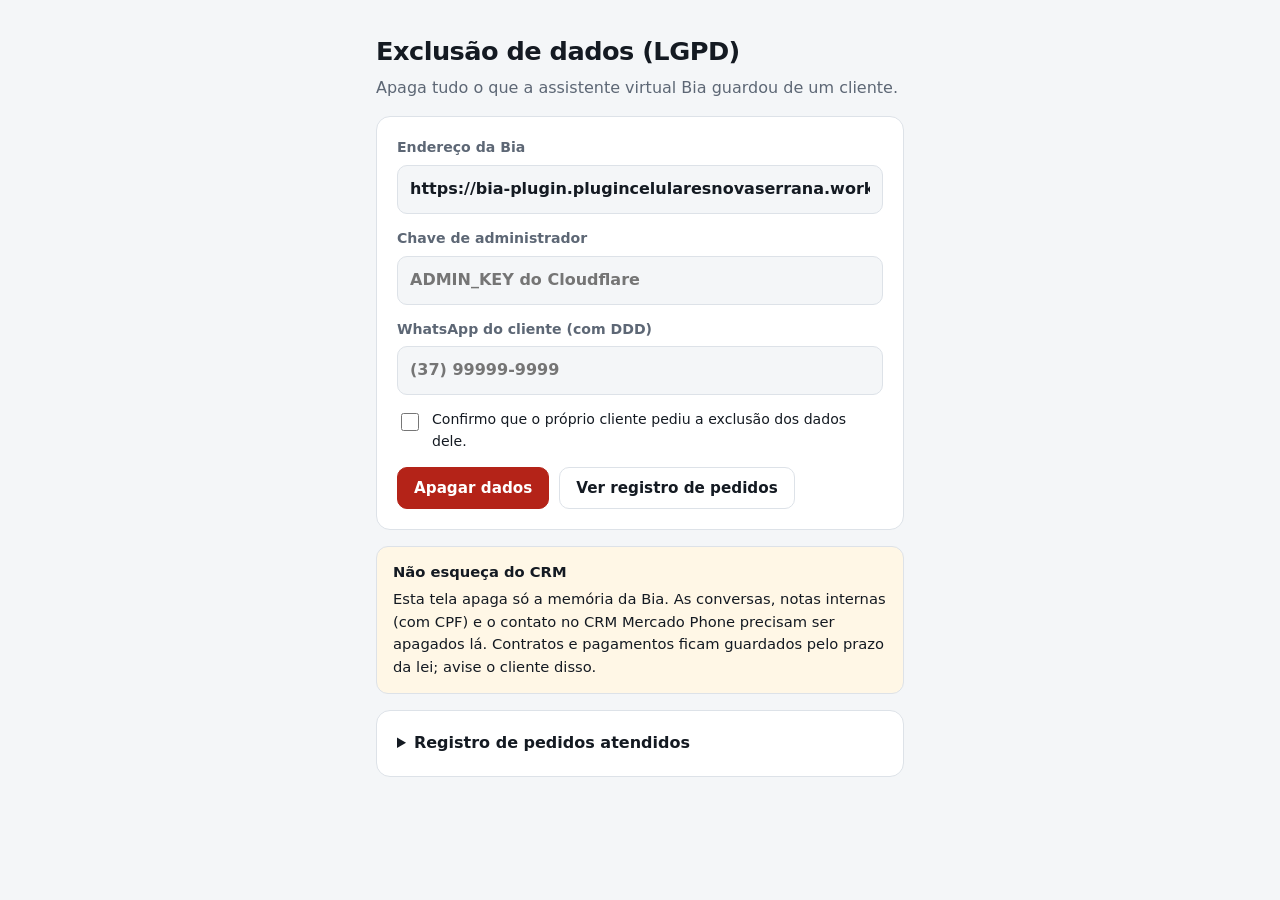
<file: apagar.html>
<!DOCTYPE html>
<html lang="pt-BR">
<head>
<meta charset="utf-8">
<meta name="viewport" content="width=device-width, initial-scale=1, viewport-fit=cover">
<meta name="robots" content="noindex, nofollow">
<title>Exclusão de Dados · Bia</title>
<style>
:root{--bg:#f4f6f8;--card:#fff;--ink:#141a22;--muted:#5d6775;--line:#dde2e8;--accent:#0b7a5c;--danger:#b42318;--soft:#fff7e6;--ok:#e8f6ef}
@media (prefers-color-scheme: dark){:root{--bg:#0d1117;--card:#151b23;--ink:#ecf0f4;--muted:#99a3b0;--line:#27303b;--accent:#3fd0a0;--danger:#ff6b5e;--soft:#2a2210;--ok:#12261d;color-scheme:dark}}
*{box-sizing:border-box}
body{margin:0;background:var(--bg);color:var(--ink);font:16px/1.55 system-ui,-apple-system,"Segoe UI",Roboto,sans-serif}
.wrap{max-width:560px;margin:0 auto;padding:32px max(16px,env(safe-area-inset-left,0px)) 48px max(16px,env(safe-area-inset-right,0px));display:grid;gap:16px}
h1{margin:0;font-size:1.6rem;letter-spacing:-.02em}
.sub{color:var(--muted);margin:4px 0 0}
.card{background:var(--card);border:1px solid var(--line);border-radius:14px;padding:20px;display:grid;gap:14px}
label{display:grid;gap:6px;font-size:.88rem;font-weight:600;color:var(--muted)}
input[type=text],input[type=password],input[type=tel]{font:inherit;font-size:1rem;color:var(--ink);background:var(--bg);border:1px solid var(--line);border-radius:10px;padding:11px 12px;width:100%}
input:focus{outline:2px solid var(--accent);outline-offset:1px}
.chk{display:flex;gap:10px;align-items:flex-start;font-weight:500;color:var(--ink)}
.chk input{margin-top:4px;width:18px;height:18px;flex:none}
.row{display:flex;flex-wrap:wrap;gap:10px}
button{font:600 .95rem system-ui,sans-serif;border-radius:10px;padding:11px 16px;cursor:pointer;border:1px solid var(--line);background:transparent;color:var(--ink)}
button.danger{background:var(--danger);border-color:var(--danger);color:#fff}
button:disabled{opacity:.5;cursor:not-allowed}
.msg{border-radius:10px;padding:12px 14px;font-size:.95rem;display:none}
.msg.on{display:block}.msg.ok{background:var(--ok);border:1px solid var(--accent)}.msg.err{background:var(--soft);border:1px solid var(--danger)}
.aviso{background:var(--soft);border:1px solid var(--line);border-radius:12px;padding:14px 16px;font-size:.92rem}
.aviso b{display:block;margin-bottom:4px}
details summary{cursor:pointer;font-weight:600}
.log{font:.82rem/1.5 ui-monospace,Menlo,Consolas,monospace;white-space:pre-wrap;margin-top:10px;max-height:260px;overflow:auto;background:var(--bg);border-radius:8px;padding:10px}
</style>
</head>
<body>
<div class="wrap">
  <div>
    <h1>Exclusão de dados (LGPD)</h1>
    <p class="sub">Apaga tudo o que a assistente virtual Bia guardou de um cliente.</p>
  </div>

  <form class="card" id="f">
    <label>Endereço da Bia
      <input type="text" id="api" value="https://bia-plugin.plugincelularesnovaserrana.workers.dev" autocomplete="off" required>
    </label>
    <label>Chave de administrador
      <input type="password" id="chave" autocomplete="off" required placeholder="ADMIN_KEY do Cloudflare">
    </label>
    <label>WhatsApp do cliente (com DDD)
      <input type="tel" id="numero" autocomplete="off" required placeholder="(37) 99999-9999">
    </label>
    <label class="chk"><input type="checkbox" id="conf" required>Confirmo que o próprio cliente pediu a exclusão dos dados dele.</label>
    <div class="row">
      <button class="danger" type="submit" id="btn">Apagar dados</button>
      <button type="button" id="verlog">Ver registro de pedidos</button>
    </div>
    <div class="msg" id="msg" role="status"></div>
  </form>

  <div class="aviso">
    <b>Não esqueça do CRM</b>
    Esta tela apaga só a memória da Bia. As conversas, notas internas (com CPF) e o contato no CRM Mercado Phone precisam ser apagados lá. Contratos e pagamentos ficam guardados pelo prazo da lei; avise o cliente disso.
  </div>

  <details class="card" id="logbox" hidden>
    <summary>Registro de pedidos atendidos</summary>
    <div class="log" id="log"></div>
  </details>
</div>
<script>
(function(){
  var $=function(id){return document.getElementById(id)};
  var msg=$('msg'),btn=$('btn');
  function show(t,ok){msg.textContent=t;msg.className='msg on '+(ok?'ok':'err')}
  function call(body){
    var url=$('api').value.trim().replace(/\/+$/,'')+'/apagar';
    return fetch(url,{method:'POST',headers:{'content-type':'application/json','x-admin-key':$('chave').value},body:JSON.stringify(body)})
      .then(function(r){return r.json().catch(function(){return {erro:'Resposta inválida da Bia ('+r.status+').'}})});
  }
  $('f').addEventListener('submit',function(e){
    e.preventDefault();
    var n=$('numero').value.replace(/\D/g,'');
    if(n.length<10){show('Digite o número com DDD.',false);return}
    btn.disabled=true;show('Apagando…',true);
    call({numero:n}).then(function(r){
      if(r.ok){show('Pronto. Dados do número '+r.numero+' apagados da Bia em '+r.quando+' ('+r.apagados+' registro(s)). Agora apague também no CRM.',true);$('numero').value='';$('conf').checked=false}
      else show(r.erro||'Não foi possível apagar.',false);
    }).catch(function(){show('Não consegui falar com a Bia. Confira o endereço e a internet.',false)})
    .finally(function(){btn.disabled=false});
  });
  $('verlog').addEventListener('click',function(){
    if(!$('chave').value){show('Digite a chave de administrador para ver o registro.',false);return}
    call({log:true}).then(function(r){
      if(!r.ok){show(r.erro||'Não foi possível ler o registro.',false);return}
      $('logbox').hidden=false;$('logbox').open=true;
      $('log').textContent=r.log.length?r.log.map(function(x){return x.quando+' · '+x.numero+' · '+x.apagados+' registro(s)'}).join('\n'):'Nenhum pedido registrado ainda.';
    }).catch(function(){show('Não consegui falar com a Bia.',false)});
  });
})();
</script>
</body>
</html>
</file>
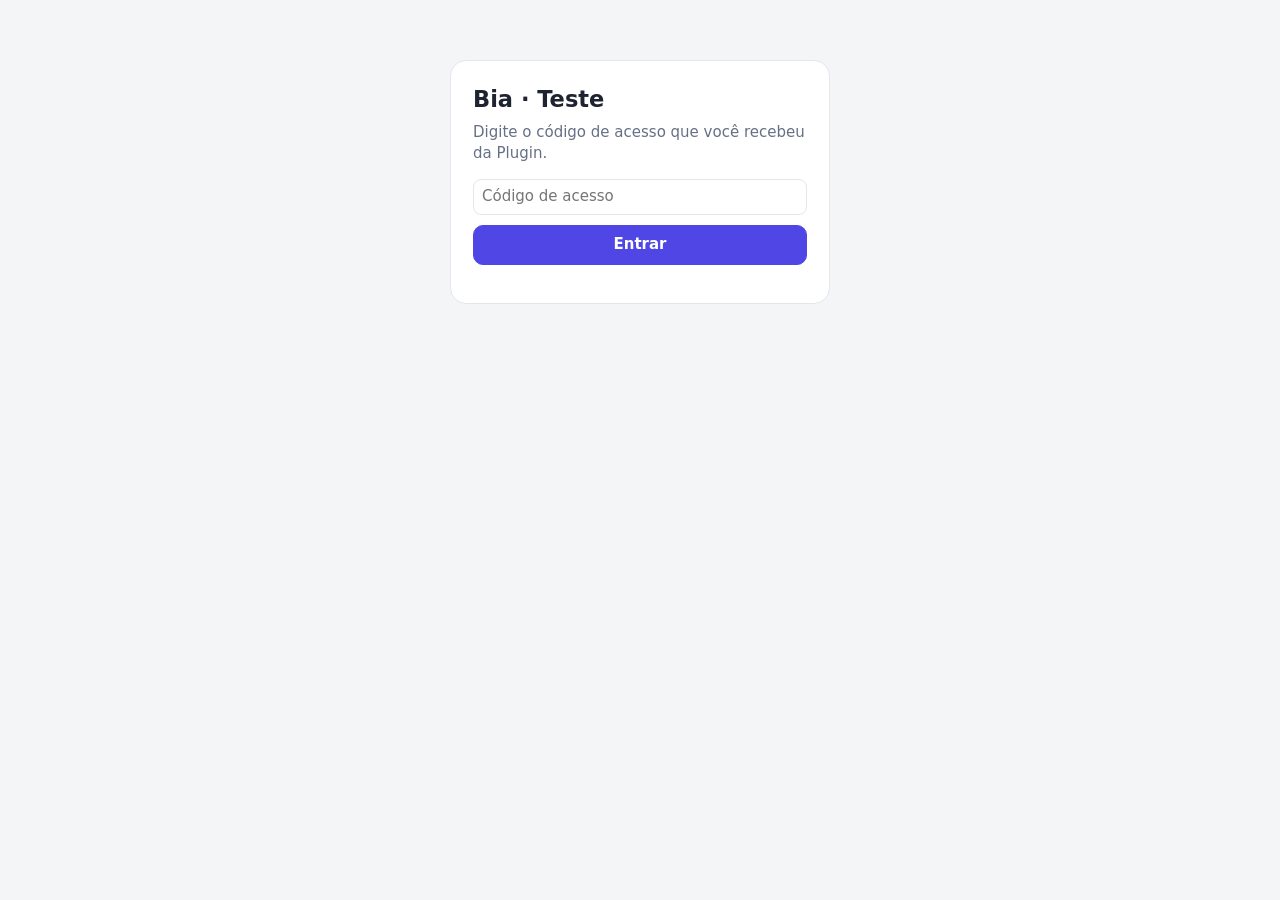
<file: bia-teste.html>
<!doctype html>
<html lang="pt-BR">
<head>
<meta charset="utf-8">
<meta name="viewport" content="width=device-width, initial-scale=1">
<title>Bia · Teste</title>
<style>
:root{--bg:#f4f5f7;--panel:#fff;--ink:#1d2330;--muted:#667085;--line:#e3e6eb;--brand:#4f46e5;--brand-ink:#fff;
  --wa-bg:#efeae2;--wa-in:#fff;--wa-out:#d9fdd3;--wa-ink:#111b21;--ok:#0f9d58;--warn:#b54708;--crit:#c0392b;--chip:#eef0ff}
@media (prefers-color-scheme:dark){:root:not([data-theme="light"]){--bg:#0f1218;--panel:#171b23;--ink:#e7eaf0;--muted:#98a2b3;--line:#262c38;
  --brand:#818cf8;--brand-ink:#0f1218;--wa-bg:#0b141a;--wa-in:#202c33;--wa-out:#005c4b;--wa-ink:#e9edef;--chip:#232a45}}
*{box-sizing:border-box}
body{margin:0;background:var(--bg);color:var(--ink);font:15px/1.45 system-ui,-apple-system,"Segoe UI",Roboto,sans-serif}
.wrap{max-width:1120px;margin:0 auto;padding:18px 16px 40px}
header h1{margin:0;font-size:1.4rem}
header p{margin:6px 0 0;color:var(--muted);max-width:760px}
.badge{display:inline-block;margin-top:10px;font-size:.78rem;padding:3px 10px;border-radius:99px;background:var(--chip);color:var(--brand);font-weight:600}
.opts{display:flex;flex-wrap:wrap;gap:10px 16px;align-items:center;margin:14px 0}
.opts label{font-size:.88rem;color:var(--ink);display:flex;gap:6px;align-items:center}
select,input[type=text],input[type=password]{font:inherit;border:1px solid var(--line);background:var(--panel);color:var(--ink);border-radius:8px;padding:6px 8px}
button{font:inherit;cursor:pointer;border-radius:10px;border:1px solid var(--line);background:var(--panel);color:var(--ink);padding:8px 14px}
button.primary{background:var(--brand);color:var(--brand-ink);border-color:var(--brand);font-weight:600}
button:disabled{opacity:.55;cursor:default}
.grid{display:grid;grid-template-columns:minmax(0,1fr) 340px;gap:16px}
@media (max-width:860px){.grid{grid-template-columns:1fr}}
.phone{background:var(--panel);border:1px solid var(--line);border-radius:18px;overflow:hidden;display:flex;flex-direction:column}
.top{display:flex;align-items:center;gap:10px;padding:10px 14px;border-bottom:1px solid var(--line)}
.av{width:36px;height:36px;border-radius:50%;background:var(--brand);color:var(--brand-ink);display:grid;place-items:center;font-weight:700}
.top b{display:block}.top small{color:var(--muted)}
.chat{background:var(--wa-bg);padding:14px;overflow-y:auto;height:min(600px,62vh);display:flex;flex-direction:column;gap:6px}
.msg{max-width:80%;padding:7px 10px 18px;border-radius:9px;position:relative;color:var(--wa-ink);white-space:pre-wrap;word-wrap:break-word;box-shadow:0 1px 1px rgba(0,0,0,.08)}
.msg.in{background:var(--wa-in);align-self:flex-start}
.msg.out{background:var(--wa-out);align-self:flex-end}
.msg .t{position:absolute;right:8px;bottom:3px;font-size:.68rem;opacity:.6}
.msg img,.msg video{display:block;width:240px;max-width:100%;border-radius:6px;margin-bottom:6px;background:#000}
.sys{align-self:center;background:rgba(0,0,0,.06);color:var(--wa-ink);font-size:.78rem;padding:4px 10px;border-radius:8px;text-align:center;max-width:90%}
.typing{align-self:flex-start;background:var(--wa-in);color:var(--muted);font-size:.85rem;padding:7px 12px;border-radius:9px}
form.send{display:flex;gap:8px;padding:10px;border-top:1px solid var(--line)}
form.send textarea{flex:1;font:inherit;border:1px solid var(--line);border-radius:10px;padding:8px 10px;resize:none;background:var(--panel);color:var(--ink);min-height:42px}
.side{display:flex;flex-direction:column;gap:12px}
.card{background:var(--panel);border:1px solid var(--line);border-radius:14px;padding:14px}
.card h3{margin:0 0 10px;font-size:.8rem;text-transform:uppercase;letter-spacing:.06em;color:var(--muted)}
.kv{display:grid;grid-template-columns:1fr 1fr;gap:10px}
.kv small{display:block;color:var(--muted);font-size:.74rem}
.pills{display:flex;flex-wrap:wrap;gap:6px}
.pill{font-size:.74rem;padding:3px 9px;border-radius:99px;background:var(--chip);color:var(--brand);font-weight:600}
.nota{font-size:.84rem;white-space:pre-wrap;background:var(--bg);border-radius:8px;padding:10px;min-height:46px}
.log{font:12px/1.5 ui-monospace,Menlo,monospace;color:var(--muted);max-height:170px;overflow:auto;white-space:pre-wrap}
.login{max-width:380px;margin:60px auto;background:var(--panel);border:1px solid var(--line);border-radius:16px;padding:22px}
.login h2{margin:0 0 6px}.login p{color:var(--muted);margin:0 0 14px}
.login input{width:100%;margin-bottom:10px}
.erro{color:var(--crit);font-size:.85rem;min-height:1.2em}
</style>
</head>
<body>
<div class="login" id="login">
  <h2>Bia · Teste</h2>
  <p>Digite o código de acesso que você recebeu da Plugin.</p>
  <input type="password" id="codigo" placeholder="Código de acesso" autocomplete="off">
  <button class="primary" id="entrar" style="width:100%">Entrar</button>
  <div class="erro" id="erroLogin"></div>
</div>
<div class="wrap" id="app" hidden>
<header>
  <h1>Bia · Vendedora Virtual Plugin Celulares</h1>
  <p>Ambiente de teste com a Bia de verdade: mesmo cérebro, estoque real da vitrine e todas as travas de segurança. Escreva como se fosse um cliente no WhatsApp; ao lado aparece o que o CRM faria.</p>
  <span class="badge">Teste · nada aqui vai para o CRM nem para clientes</span>
</header>
<div class="opts">
  <button id="nova">Nova conversa</button>
  <button id="sumiu" title="Simula o cliente parando de responder">Cliente sumiu</button>
  <label>Origem <select id="origem"><option value="anuncio_boleto">Anúncio do boleto</option><option value="">Sem anúncio</option></select></label>
  <label>Canal <select id="canal"><option value="comercial">Comercial</option><option value="financeiro">Financeiro</option></select></label>
  <label>Loja <select id="loja"><option value="auto">Horário real</option><option value="aberta">Aberta</option><option value="fechada">Fechada</option></select></label>
  <label><input type="checkbox" id="real"> Tempo real (20–50 s)</label>
</div>
<div class="grid">
  <div class="phone">
    <div class="top"><div class="av">P</div><div><b>Plugin Celulares</b><small id="status">online</small></div></div>
    <div class="chat" id="chat"></div>
    <form class="send" id="form"><textarea id="txt" rows="1" placeholder="Escreva como o cliente…"></textarea><button class="primary" id="send">Enviar</button></form>
  </div>
  <div class="side">
    <div class="card"><h3>CRM</h3><div class="kv">
      <div><small>Setor</small><b id="k-setor">Bia atendendo</b></div>
      <div><small>Termômetro</small><b id="k-temp">—</b></div>
      <div><small>Cérebro</small><b id="k-cer">—</b></div>
      <div><small>Ação</small><b id="k-acao">—</b></div>
    </div></div>
    <div class="card"><h3>Tags</h3><div class="pills" id="tags"><span style="color:var(--muted);font-size:.8rem">sem tags</span></div></div>
    <div class="card"><h3>Nota interna para o vendedor</h3><div class="nota" id="nota">Aparece quando a Bia passa o cliente para o time.</div></div>
    <div class="card"><h3>Registro</h3><div class="log" id="log"></div></div>
  </div>
</div>
</div>
<script>
// Endereço do cérebro da Bia (Cloudflare). Também pode vir na URL: bia-teste.html?api=https://...
const BIA_URL_PADRAO = "https://bia-plugin.plugincelularesnovaserrana.workers.dev";
const params = new URLSearchParams(location.search);
const BIA_URL = (params.get("api") || BIA_URL_PADRAO).replace(/\/+$/, "");
const $ = id => document.getElementById(id);
const ls = { get(k){ try { return localStorage.getItem(k) } catch { return null } }, set(k,v){ try { localStorage.setItem(k,v) } catch {} } };
let codigo = ls.get("bia_codigo") || "", sessao = "", ocupado = false, tags = new Set(), humano = false;
const hora = () => new Date().toLocaleTimeString("pt-BR", { hour: "2-digit", minute: "2-digit" });
const esc = s => String(s).replace(/[&<>]/g, c => ({ "&": "&amp;", "<": "&lt;", ">": "&gt;" }[c]));
const wa = s => esc(s).replace(/\*([^*\n]+)\*/g, "<b>$1</b>").replace(/_([^_\n]+)_/g, "<i>$1</i>");
const espera = s => new Promise(ok => setTimeout(ok, ($("real").checked ? s : s / 8) * 1000));
function bolha(txt, lado, midia) {
  const b = document.createElement("div"); b.className = "msg " + lado;
  if (midia && midia.tipo === "img") { const im = document.createElement("img"); im.src = midia.url; im.alt = ""; b.append(im); }
  if (midia && midia.tipo === "video") { const v = document.createElement("video"); v.src = midia.url; v.controls = true; v.playsInline = true; v.preload = "metadata"; b.append(v); }
  if (txt) { const sp = document.createElement("span"); sp.innerHTML = wa(txt); b.append(sp); }
  const t = document.createElement("span"); t.className = "t"; t.textContent = hora(); b.append(t);
  $("chat").append(b); $("chat").scrollTop = 1e9;
}
function sys(t) { const s = document.createElement("div"); s.className = "sys"; s.textContent = t; $("chat").append(s); $("chat").scrollTop = 1e9; }
function log(t) { $("log").textContent = hora() + " " + t + "\n" + $("log").textContent; }
function renderTags() { $("tags").innerHTML = [...tags].map(t => `<span class="pill">${esc(t)}</span>`).join("") || '<span style="color:var(--muted);font-size:.8rem">sem tags</span>'; }
async function digitando(seg) { const ty = document.createElement("div"); ty.className = "typing"; ty.textContent = "Bia está digitando…"; $("chat").append(ty); $("chat").scrollTop = 1e9; $("status").textContent = "digitando…"; await espera(seg); ty.remove(); $("status").textContent = "online"; }
async function chama(mensagem) {
  const loja = $("loja").value;
  const r = await fetch(BIA_URL + "/teste", { method: "POST", headers: { "content-type": "application/json", "x-teste-codigo": codigo },
    body: JSON.stringify({ sessao, mensagem, origem: $("origem").value, canal: $("canal").value, loja_aberta: loja === "auto" ? undefined : loja === "aberta" }) });
  const j = await r.json().catch(() => ({ erro: "resposta inválida" }));
  if (!r.ok) throw new Error(j.erro || ("erro " + r.status));
  return j;
}
async function falar(texto, retomada = false) {
  if (ocupado) return; ocupado = true; $("send").disabled = true;
  if (!retomada) bolha(texto, "out"); else sys("⏱ cliente ficou sem responder · a Bia tenta retomar");
  if (humano) { sys("A Bia já passou este cliente pro time. Toque em Nova conversa pra testar de novo."); ocupado = false; $("send").disabled = false; return; }
  try {
    const leitura = Math.max(5, Math.min(15, 4 + texto.length * 0.05));
    const pedido = chama(retomada ? "#followup" : texto);
    await espera(leitura);
    const r = await pedido;
    if (r.modelo) $("k-cer").textContent = /haiku/.test(r.modelo) ? "Haiku" : "Sonnet";
    if (r.temperatura) $("k-temp").textContent = { frio: "🧊 frio", morno: "🌤 morno", quente: "🔥 quente" }[r.temperatura] || r.temperatura;
    const pausas = r.pausas || [];
    for (let i = 0; i < (r.mensagens || []).length; i++) { await digitando(Math.max(3, (pausas[i] || 10) - (i ? 0 : leitura))); bolha(r.mensagens[i], "in"); }
    if ((r.aparelhos || []).length) { log("conferindo o estoque…"); await espera(r.pausa_fotos || 20);
      for (let i = 0; i < r.aparelhos.length; i++) { if (i) await espera(r.pausa_entre_fotos || 5); const a = r.aparelhos[i]; bolha(a.legenda, "in", a.foto ? { tipo: "img", url: a.foto } : null); log("foto enviada"); } }
    if (r.video_aparelho) { await espera(15); bolha("🎥 " + r.video_aparelho.nome, "in", { tipo: "video", url: r.video_aparelho.url }); log("vídeo do aparelho enviado"); }
    if (r.midia) { await espera(4); if (r.midia_url) bolha("", "in", { tipo: r.midia === "video_explicativo" ? "video" : "img", url: r.midia_url }); else bolha(r.midia === "video_explicativo" ? "🎬 [vídeo explicativo]" : "🖼️ [resumo do contrato]", "in"); log("mídia: " + r.midia); }
    if (r.apos_fotos) { await digitando(Math.min(20, 6 + r.apos_fotos.length * 0.08)); bolha(r.apos_fotos, "in"); }
    if (r.tag) { tags.add(r.tag); renderTags(); }
    $("k-acao").textContent = r.acao || "—";
    if (r.resumo && /trava de segurança/.test(r.resumo)) log("🛡 " + r.resumo);
    if (r.acao && r.acao !== "continuar") {
      humano = true;
      const setor = { comercial: "Comercial (rodízio)", financeiro: "Financeiro", suporte: "Comercial · SUPORTE", fora_regiao: "Encerrado", nao_comercial: "Encerrado" }[r.acao] || "Comercial";
      $("k-setor").textContent = setor; sys("Transferido para " + setor);
      if (r.resumo) $("nota").innerHTML = wa(r.resumo);
    }
  } catch (e) { sys("Não consegui falar com a Bia (" + e.message + ")."); log("erro: " + e.message); }
  ocupado = false; $("send").disabled = false; $("txt").focus();
}
function nova() {
  sessao = String(Date.now()).slice(-10) + String(Math.floor(Math.random() * 90 + 10));
  tags = new Set(); humano = false; renderTags(); $("chat").innerHTML = ""; $("log").textContent = "";
  $("nota").textContent = "Aparece quando a Bia passa o cliente para o time."; ["k-temp", "k-cer", "k-acao"].forEach(k => $(k).textContent = "—"); $("k-setor").textContent = "Bia atendendo";
  sys("Nova conversa · escreva como o cliente (ex.: “vi o anúncio do iPhone no boleto”)");
}
async function entrar() {
  codigo = $("codigo").value.trim(); $("erroLogin").textContent = "";
  if (!codigo) return;
  if (/COLE_AQUI/.test(BIA_URL)) { $("erroLogin").textContent = "A página ainda não foi ligada ao cérebro da Bia."; return; }
  try {
    const r = await fetch(BIA_URL + "/teste", { method: "POST", headers: { "content-type": "application/json", "x-teste-codigo": codigo }, body: JSON.stringify({ sessao: "1", mensagem: "#reset" }) });
    if (r.status === 401) { $("erroLogin").textContent = "Código inválido."; return; }
  } catch { $("erroLogin").textContent = "Não consegui falar com o cérebro da Bia agora."; return; }
  ls.set("bia_codigo", codigo); $("login").hidden = true; $("app").hidden = false; nova();
}
$("entrar").onclick = entrar; $("codigo").onkeydown = e => { if (e.key === "Enter") entrar(); };
if (codigo) $("codigo").value = codigo;
$("form").onsubmit = e => { e.preventDefault(); const t = $("txt").value.trim(); if (!t) return; $("txt").value = ""; falar(t); };
$("txt").onkeydown = e => { if (e.key === "Enter" && !e.shiftKey) { e.preventDefault(); $("form").requestSubmit(); } };
$("nova").onclick = nova; $("sumiu").onclick = () => falar("", true);
["origem", "canal"].forEach(id => $(id).onchange = nova);
</script>
</body>
</html>
</file>
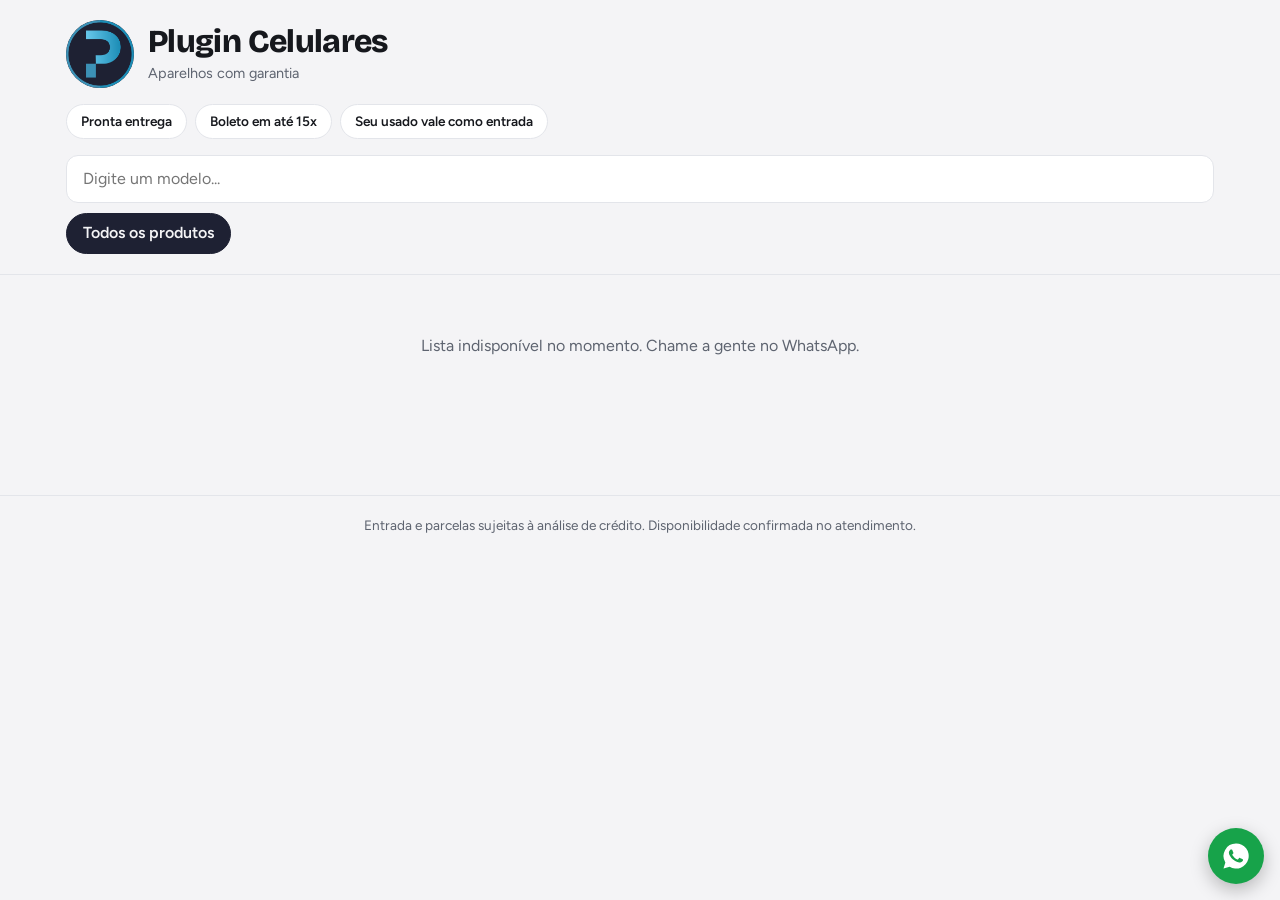
<file: boleto.html>
<!DOCTYPE html>
<html lang="pt-BR">
<head>
<meta charset="utf-8">
<meta name="viewport" content="width=device-width, initial-scale=1">
<title>Celular no Boleto - Plugin Celulares</title>
<meta name="description" content="iPhone e Android no boleto em até 15x. Veja a entrada e as parcelas de cada aparelho!">

<!-- Prévia de link (WhatsApp, Facebook, Instagram, Telegram...) -->
<meta property="og:type" content="website">
<meta property="og:site_name" content="Plugin Celulares">
<meta property="og:locale" content="pt_BR">
<meta property="og:title" content="Celular no Boleto - Plugin Celulares">
<meta property="og:description" content="iPhone e Android no boleto em até 15x. Veja a entrada e as parcelas de cada aparelho!">
<meta property="og:url" content="https://plugincelularesnovaserrana-sys.github.io/Vitrine/boleto.html">
<meta property="og:image" content="https://plugincelularesnovaserrana-sys.github.io/Vitrine/assets/og-catalogo.jpg">
<meta property="og:image:type" content="image/jpeg">
<meta property="og:image:width" content="1200">
<meta property="og:image:height" content="630">
<meta property="og:image:alt" content="iPhone 18 Pro Max - Catálogo Virtual Plugin Celulares">
<meta name="twitter:card" content="summary_large_image">
<meta name="twitter:title" content="Celular no Boleto - Plugin Celulares">
<meta name="twitter:description" content="iPhone e Android no boleto em até 15x. Veja a entrada e as parcelas de cada aparelho!">
<meta name="twitter:image" content="https://plugincelularesnovaserrana-sys.github.io/Vitrine/assets/og-catalogo.jpg">
<link rel="preconnect" href="https://fonts.googleapis.com">
<link rel="preconnect" href="https://fonts.gstatic.com" crossorigin>
<link href="https://fonts.googleapis.com/css2?family=Bricolage+Grotesque:opsz,wght@12..96,500;12..96,700;12..96,800&family=Figtree:wght@400;500;600;700&display=swap" rel="stylesheet">
<link rel="stylesheet" href="catalogo.css?v=12">
</head>
<body data-modo="boleto">
<!-- Vitrine: o modo ("boleto") escolhe quais preços aparecem. Configuração e textos ficam em catalogo.js -->

<header class="loja">
  <div class="logo" id="logo"></div>
  <div>
    <h1 id="nomeLoja">Plugin Celulares</h1>
    <p id="slogan"></p>
    <p id="contato"></p>
  </div>
</header>
<div class="selos" id="selos"></div>

<div class="barra">
  <div class="barra-in">
    <input class="busca" id="busca" type="search" placeholder="Digite um modelo..." aria-label="Buscar modelo">
    <nav class="abas" id="abas" aria-label="Filtrar por categoria"></nav>
    <nav class="abas faixas" id="faixas" aria-label="Filtrar por valor da parcela" hidden></nav>
  </div>
</div>

<div class="aviso" id="aviso" hidden></div>
<main class="grade" id="grade" aria-live="polite"></main>

<section class="sistema" id="sistemaBox" hidden>
  <h2 id="sistemaTitulo">Nosso sistema</h2>
  <iframe id="sistemaFrame" title="Sistema da loja" loading="lazy"></iframe>
</section>

<a class="flutuante" id="zapFlutuante" target="_blank" rel="noopener" aria-label="Falar no WhatsApp"></a>
<footer class="rodape" id="rodape"></footer>

<script src="catalogo.js?v=12"></script>
</body>
</html>
</file>
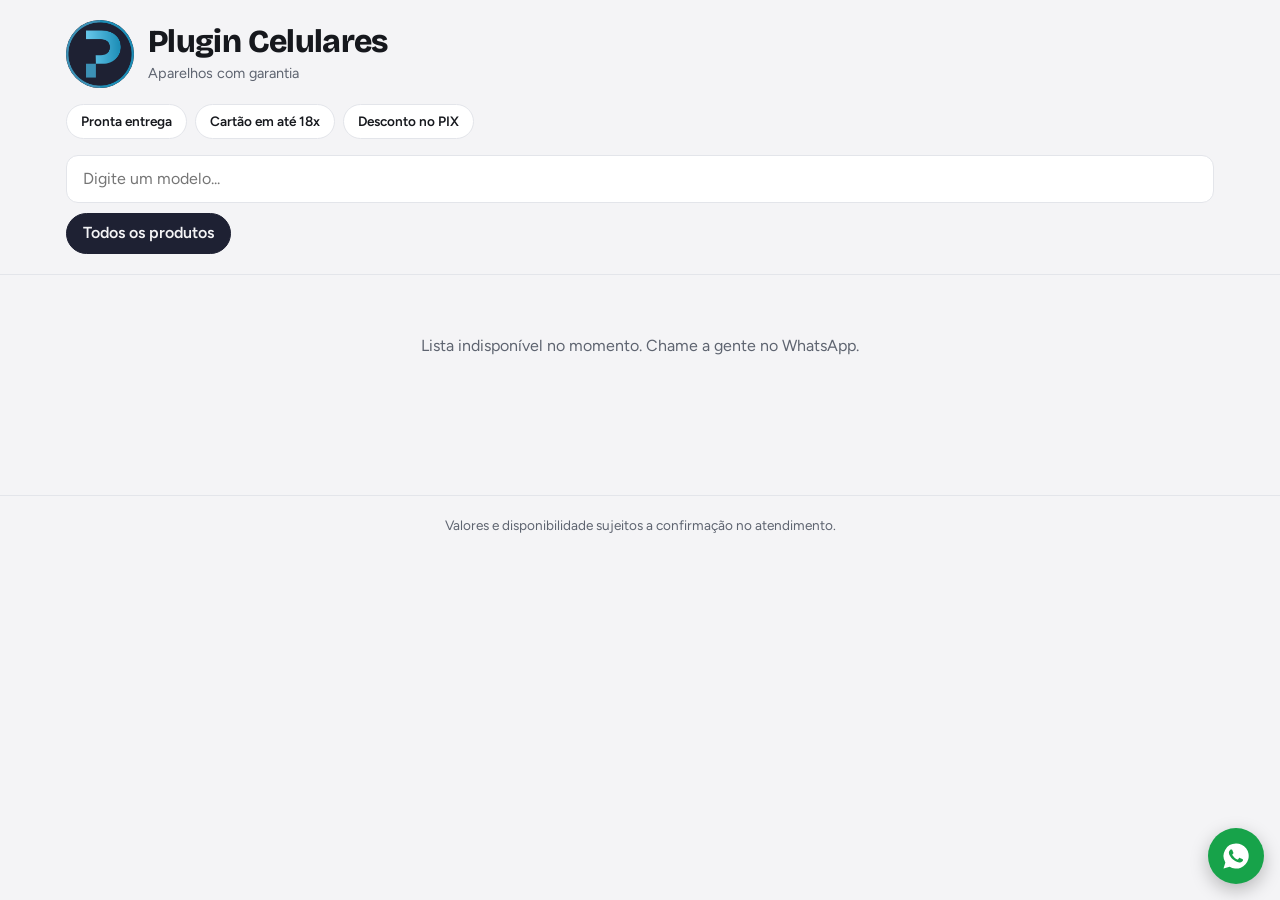
<file: cartao.html>
<!DOCTYPE html>
<html lang="pt-BR">
<head>
<meta charset="utf-8">
<meta name="viewport" content="width=device-width, initial-scale=1">
<title>À vista e no Cartão - Plugin Celulares</title>
<meta name="description" content="Desconto no PIX e cartão em até 18x. Confira!">

<!-- Prévia de link (WhatsApp, Facebook, Instagram, Telegram...) -->
<meta property="og:type" content="website">
<meta property="og:site_name" content="Plugin Celulares">
<meta property="og:locale" content="pt_BR">
<meta property="og:title" content="À vista e no Cartão - Plugin Celulares">
<meta property="og:description" content="Desconto no PIX e cartão em até 18x. Confira!">
<meta property="og:url" content="https://plugincelularesnovaserrana-sys.github.io/Vitrine/cartao.html">
<meta property="og:image" content="https://plugincelularesnovaserrana-sys.github.io/Vitrine/assets/og-catalogo.jpg">
<meta property="og:image:type" content="image/jpeg">
<meta property="og:image:width" content="1200">
<meta property="og:image:height" content="630">
<meta property="og:image:alt" content="iPhone 18 Pro Max - Catálogo Virtual Plugin Celulares">
<meta name="twitter:card" content="summary_large_image">
<meta name="twitter:title" content="À vista e no Cartão - Plugin Celulares">
<meta name="twitter:description" content="Desconto no PIX e cartão em até 18x. Confira!">
<meta name="twitter:image" content="https://plugincelularesnovaserrana-sys.github.io/Vitrine/assets/og-catalogo.jpg">
<link rel="preconnect" href="https://fonts.googleapis.com">
<link rel="preconnect" href="https://fonts.gstatic.com" crossorigin>
<link href="https://fonts.googleapis.com/css2?family=Bricolage+Grotesque:opsz,wght@12..96,500;12..96,700;12..96,800&family=Figtree:wght@400;500;600;700&display=swap" rel="stylesheet">
<link rel="stylesheet" href="catalogo.css?v=12">
</head>
<body data-modo="cartao">
<!-- Vitrine: o modo ("cartao") escolhe quais preços aparecem. Configuração e textos ficam em catalogo.js -->

<header class="loja">
  <div class="logo" id="logo"></div>
  <div>
    <h1 id="nomeLoja">Plugin Celulares</h1>
    <p id="slogan"></p>
    <p id="contato"></p>
  </div>
</header>
<div class="selos" id="selos"></div>

<div class="barra">
  <div class="barra-in">
    <input class="busca" id="busca" type="search" placeholder="Digite um modelo..." aria-label="Buscar modelo">
    <nav class="abas" id="abas" aria-label="Filtrar por categoria"></nav>
    <nav class="abas faixas" id="faixas" aria-label="Filtrar por valor da parcela" hidden></nav>
  </div>
</div>

<div class="aviso" id="aviso" hidden></div>
<main class="grade" id="grade" aria-live="polite"></main>

<section class="sistema" id="sistemaBox" hidden>
  <h2 id="sistemaTitulo">Nosso sistema</h2>
  <iframe id="sistemaFrame" title="Sistema da loja" loading="lazy"></iframe>
</section>

<a class="flutuante" id="zapFlutuante" target="_blank" rel="noopener" aria-label="Falar no WhatsApp"></a>
<footer class="rodape" id="rodape"></footer>

<script src="catalogo.js?v=12"></script>
</body>
</html>
</file>
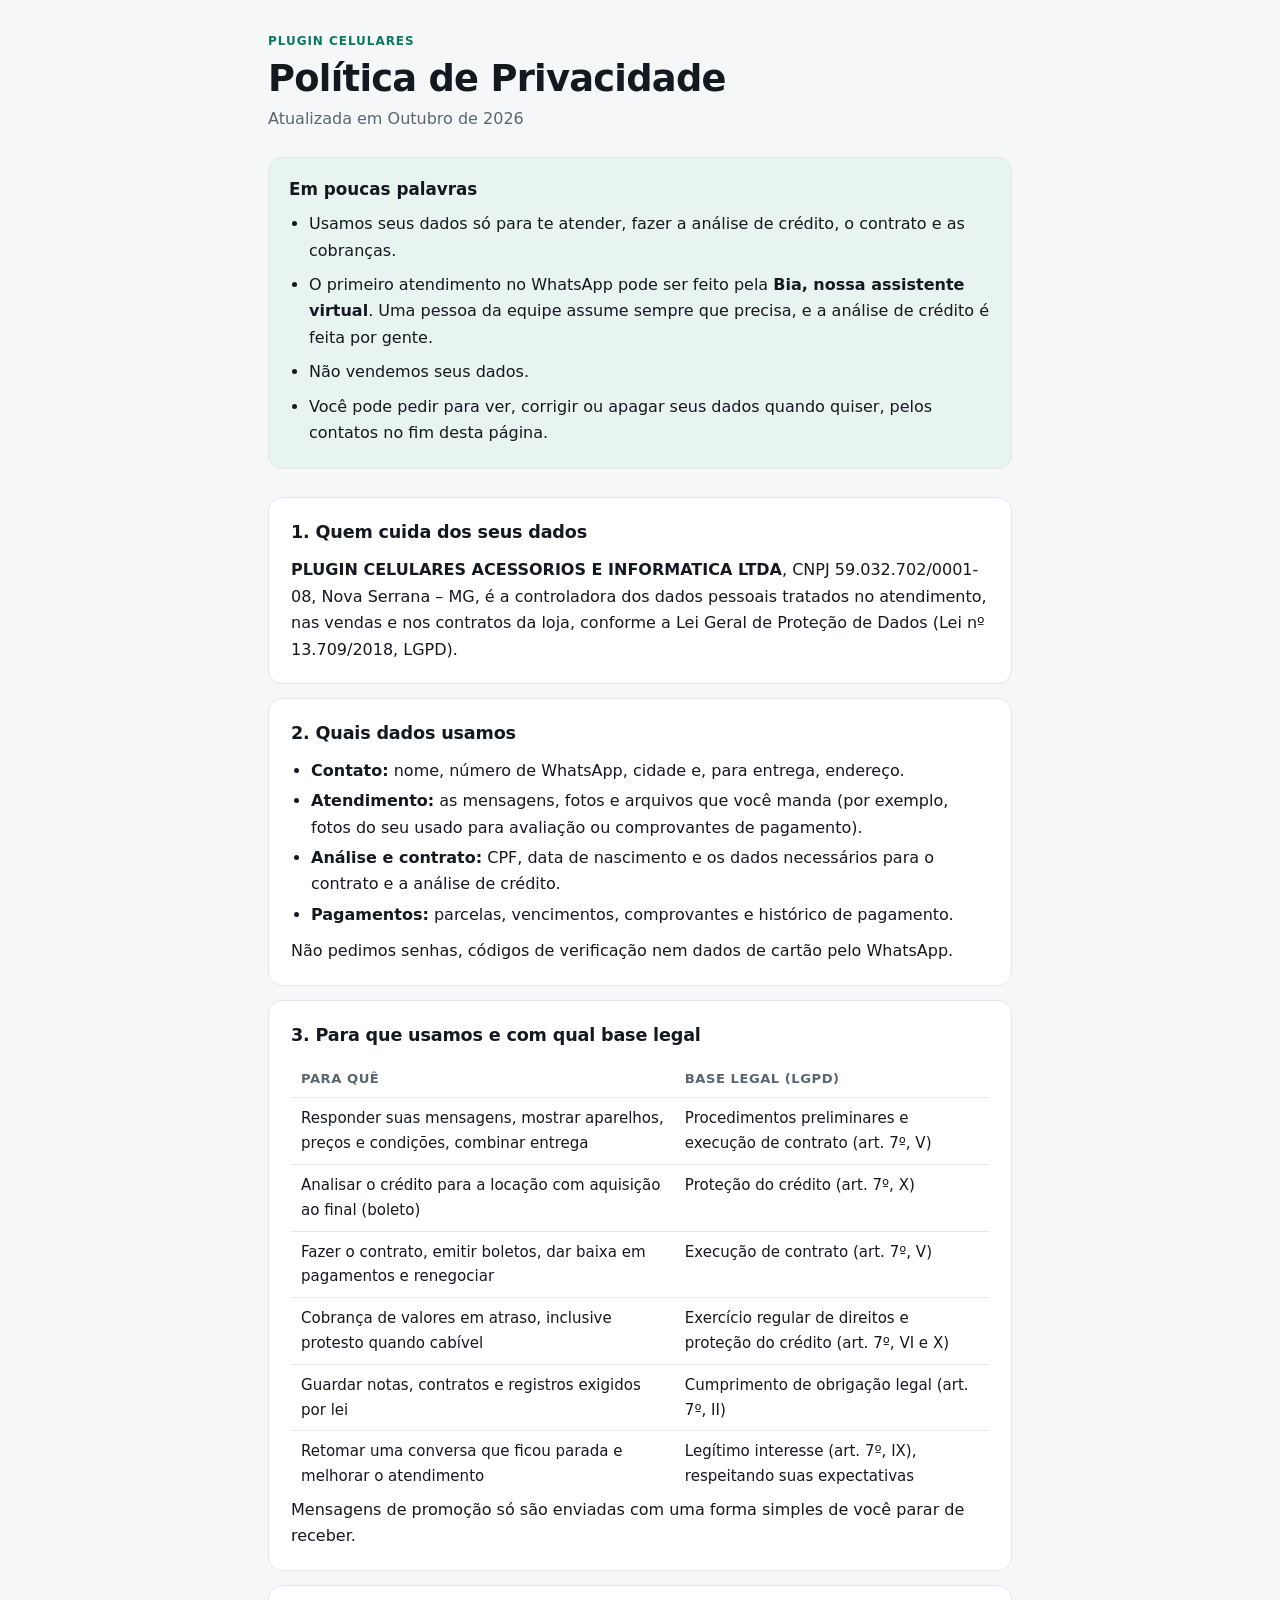
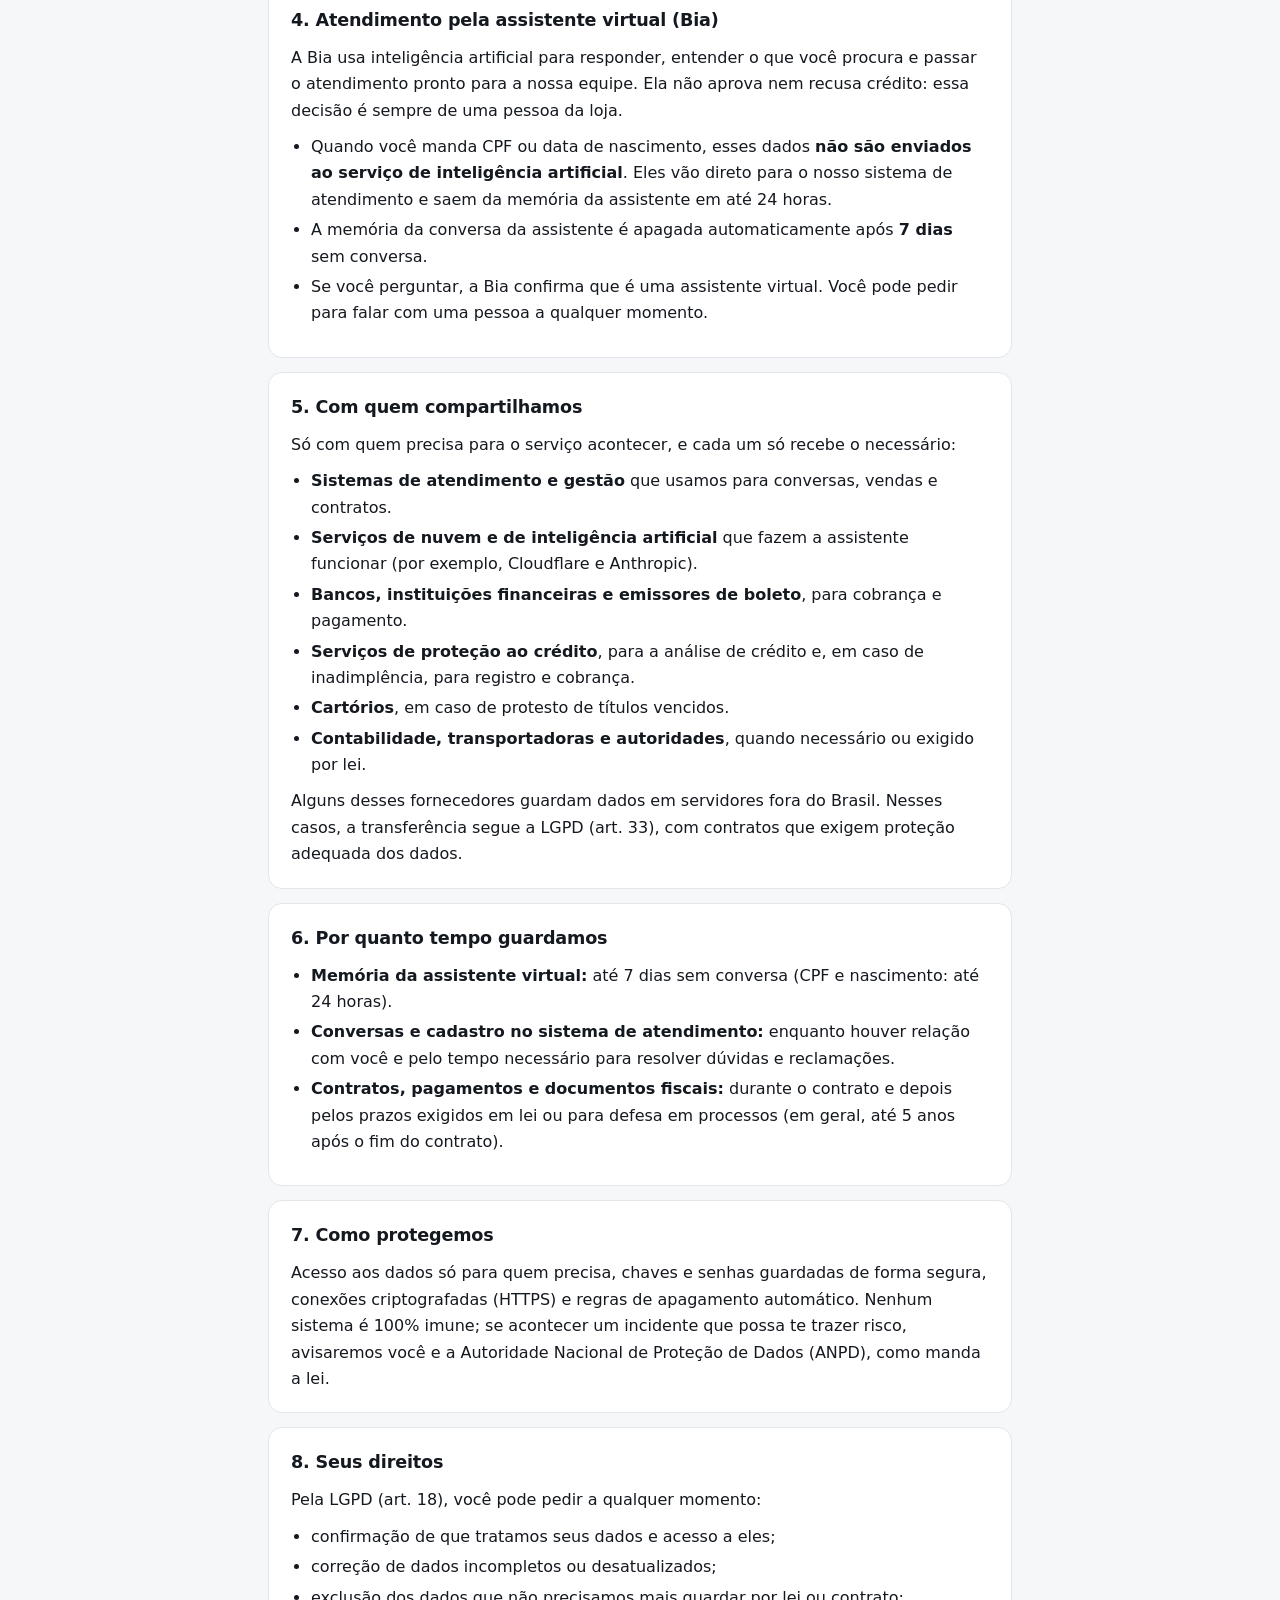
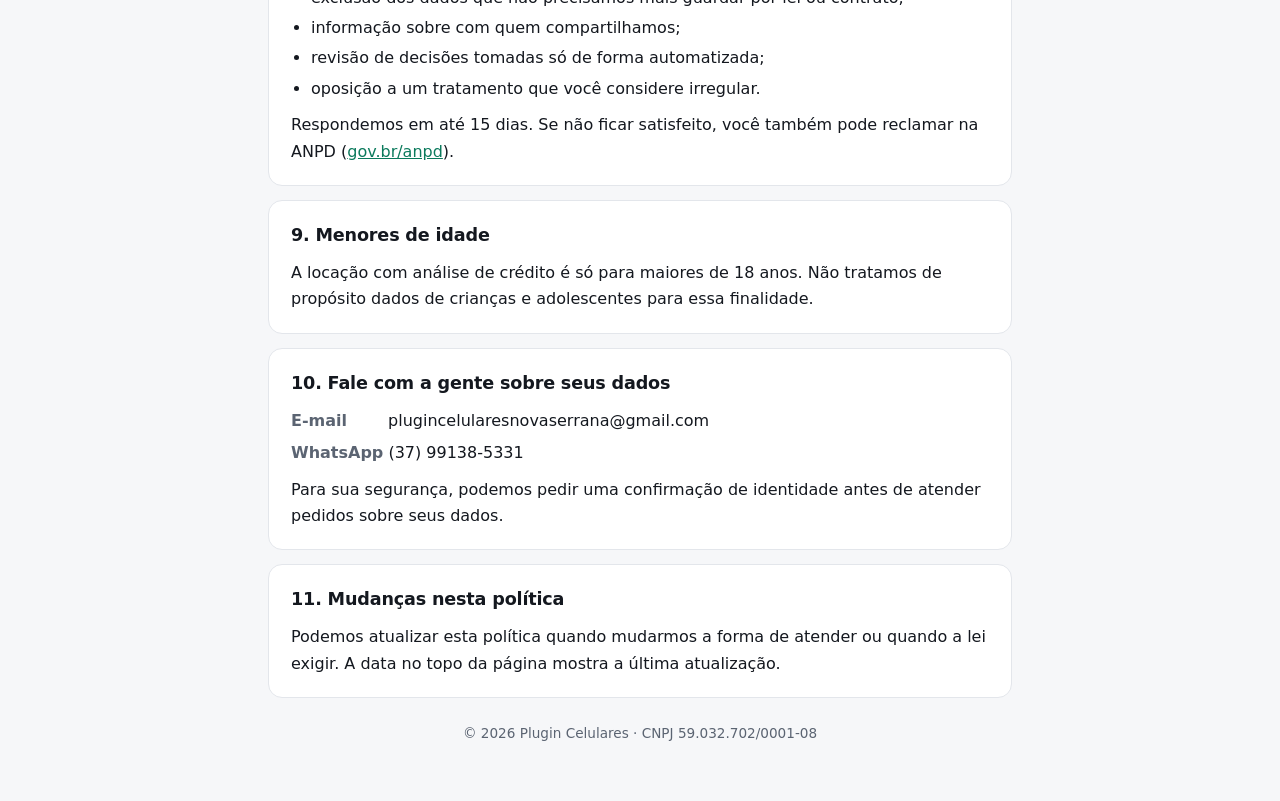
<file: privacidade.html>
<!DOCTYPE html>
<html lang="pt-BR">
<head>
<meta charset="utf-8">
<meta name="viewport" content="width=device-width, initial-scale=1, viewport-fit=cover">
<title>Política de Privacidade · Plugin Celulares</title>
<meta name="description" content="Como a Plugin Celulares trata os seus dados pessoais no atendimento, na análise de crédito e nos contratos.">
<style>
:root{--bg:#f6f7f9;--card:#fff;--ink:#14181f;--muted:#5b6472;--line:#e3e6eb;--accent:#0b7a5c;--soft:#e8f4ef}
@media (prefers-color-scheme: dark){:root{--bg:#0e1116;--card:#151a21;--ink:#eef1f5;--muted:#9aa4b2;--line:#252c36;--accent:#3fd0a0;--soft:#13261f;color-scheme:dark}}
*{box-sizing:border-box}
body{margin:0;background:var(--bg);color:var(--ink);font:16px/1.65 system-ui,-apple-system,"Segoe UI",Roboto,sans-serif;-webkit-font-smoothing:antialiased}
.wrap{max-width:780px;margin:0 auto;padding:32px max(18px,env(safe-area-inset-left,0px)) 56px max(18px,env(safe-area-inset-right,0px))}
header{display:grid;gap:6px;margin-bottom:24px}
header small{color:var(--accent);font-weight:700;letter-spacing:.08em;text-transform:uppercase;font-size:.75rem}
h1{font-size:clamp(1.7rem,4.5vw,2.3rem);line-height:1.15;margin:0;letter-spacing:-.02em}
header p{color:var(--muted);margin:0}
.resumo{background:var(--soft);border:1px solid var(--line);border-radius:14px;padding:18px 20px;margin-bottom:28px}
.resumo h2{margin:0 0 8px;font-size:1.05rem}
.resumo ul{margin:0;padding-left:20px;display:grid;gap:4px}
section{background:var(--card);border:1px solid var(--line);border-radius:14px;padding:20px 22px;margin-bottom:14px}
section h2{font-size:1.1rem;margin:0 0 10px;letter-spacing:-.01em}
section p{margin:0 0 10px}section p:last-child{margin-bottom:0}
ul{margin:0 0 10px;padding-left:20px}li{margin-bottom:4px}
table{width:100%;border-collapse:collapse;font-size:.94rem}
th,td{text-align:left;vertical-align:top;padding:8px 10px;border-top:1px solid var(--line)}
th{color:var(--muted);font-weight:600;font-size:.82rem;text-transform:uppercase;letter-spacing:.04em;border-top:0}
.tbl{overflow-x:auto}
.contato{display:grid;gap:6px}
.contato b{display:inline-block;min-width:92px;color:var(--muted);font-weight:600}
a{color:var(--accent)}
footer{color:var(--muted);font-size:.85rem;text-align:center;margin-top:24px}
</style>
</head>
<body>
<div class="wrap">
  <header>
    <small>Plugin Celulares</small>
    <h1>Política de Privacidade</h1>
    <p>Atualizada em Outubro de 2026</p>
  </header>

  <div class="resumo">
    <h2>Em poucas palavras</h2>
    <ul>
      <li>Usamos seus dados só para te atender, fazer a análise de crédito, o contrato e as cobranças.</li>
      <li>O primeiro atendimento no WhatsApp pode ser feito pela <b>Bia, nossa assistente virtual</b>. Uma pessoa da equipe assume sempre que precisa, e a análise de crédito é feita por gente.</li>
      <li>Não vendemos seus dados.</li>
      <li>Você pode pedir para ver, corrigir ou apagar seus dados quando quiser, pelos contatos no fim desta página.</li>
    </ul>
  </div>

  <section>
    <h2>1. Quem cuida dos seus dados</h2>
    <p><b>PLUGIN CELULARES ACESSORIOS E INFORMATICA LTDA</b>, CNPJ 59.032.702/0001-08, Nova Serrana – MG, é a controladora dos dados pessoais tratados no atendimento, nas vendas e nos contratos da loja, conforme a Lei Geral de Proteção de Dados (Lei nº 13.709/2018, LGPD).</p>
  </section>

  <section>
    <h2>2. Quais dados usamos</h2>
    <ul>
      <li><b>Contato:</b> nome, número de WhatsApp, cidade e, para entrega, endereço.</li>
      <li><b>Atendimento:</b> as mensagens, fotos e arquivos que você manda (por exemplo, fotos do seu usado para avaliação ou comprovantes de pagamento).</li>
      <li><b>Análise e contrato:</b> CPF, data de nascimento e os dados necessários para o contrato e a análise de crédito.</li>
      <li><b>Pagamentos:</b> parcelas, vencimentos, comprovantes e histórico de pagamento.</li>
    </ul>
    <p>Não pedimos senhas, códigos de verificação nem dados de cartão pelo WhatsApp.</p>
  </section>

  <section>
    <h2>3. Para que usamos e com qual base legal</h2>
    <div class="tbl"><table>
      <tr><th>Para quê</th><th>Base legal (LGPD)</th></tr>
      <tr><td>Responder suas mensagens, mostrar aparelhos, preços e condições, combinar entrega</td><td>Procedimentos preliminares e execução de contrato (art. 7º, V)</td></tr>
      <tr><td>Analisar o crédito para a locação com aquisição ao final (boleto)</td><td>Proteção do crédito (art. 7º, X)</td></tr>
      <tr><td>Fazer o contrato, emitir boletos, dar baixa em pagamentos e renegociar</td><td>Execução de contrato (art. 7º, V)</td></tr>
      <tr><td>Cobrança de valores em atraso, inclusive protesto quando cabível</td><td>Exercício regular de direitos e proteção do crédito (art. 7º, VI e X)</td></tr>
      <tr><td>Guardar notas, contratos e registros exigidos por lei</td><td>Cumprimento de obrigação legal (art. 7º, II)</td></tr>
      <tr><td>Retomar uma conversa que ficou parada e melhorar o atendimento</td><td>Legítimo interesse (art. 7º, IX), respeitando suas expectativas</td></tr>
    </table></div>
    <p>Mensagens de promoção só são enviadas com uma forma simples de você parar de receber.</p>
  </section>

  <section>
    <h2>4. Atendimento pela assistente virtual (Bia)</h2>
    <p>A Bia usa inteligência artificial para responder, entender o que você procura e passar o atendimento pronto para a nossa equipe. Ela não aprova nem recusa crédito: essa decisão é sempre de uma pessoa da loja.</p>
    <ul>
      <li>Quando você manda CPF ou data de nascimento, esses dados <b>não são enviados ao serviço de inteligência artificial</b>. Eles vão direto para o nosso sistema de atendimento e saem da memória da assistente em até 24 horas.</li>
      <li>A memória da conversa da assistente é apagada automaticamente após <b>7 dias</b> sem conversa.</li>
      <li>Se você perguntar, a Bia confirma que é uma assistente virtual. Você pode pedir para falar com uma pessoa a qualquer momento.</li>
    </ul>
  </section>

  <section>
    <h2>5. Com quem compartilhamos</h2>
    <p>Só com quem precisa para o serviço acontecer, e cada um só recebe o necessário:</p>
    <ul>
      <li><b>Sistemas de atendimento e gestão</b> que usamos para conversas, vendas e contratos.</li>
      <li><b>Serviços de nuvem e de inteligência artificial</b> que fazem a assistente funcionar (por exemplo, Cloudflare e Anthropic).</li>
      <li><b>Bancos, instituições financeiras e emissores de boleto</b>, para cobrança e pagamento.</li>
      <li><b>Serviços de proteção ao crédito</b>, para a análise de crédito e, em caso de inadimplência, para registro e cobrança.</li>
      <li><b>Cartórios</b>, em caso de protesto de títulos vencidos.</li>
      <li><b>Contabilidade, transportadoras e autoridades</b>, quando necessário ou exigido por lei.</li>
    </ul>
    <p>Alguns desses fornecedores guardam dados em servidores fora do Brasil. Nesses casos, a transferência segue a LGPD (art. 33), com contratos que exigem proteção adequada dos dados.</p>
  </section>

  <section>
    <h2>6. Por quanto tempo guardamos</h2>
    <ul>
      <li><b>Memória da assistente virtual:</b> até 7 dias sem conversa (CPF e nascimento: até 24 horas).</li>
      <li><b>Conversas e cadastro no sistema de atendimento:</b> enquanto houver relação com você e pelo tempo necessário para resolver dúvidas e reclamações.</li>
      <li><b>Contratos, pagamentos e documentos fiscais:</b> durante o contrato e depois pelos prazos exigidos em lei ou para defesa em processos (em geral, até 5 anos após o fim do contrato).</li>
    </ul>
  </section>

  <section>
    <h2>7. Como protegemos</h2>
    <p>Acesso aos dados só para quem precisa, chaves e senhas guardadas de forma segura, conexões criptografadas (HTTPS) e regras de apagamento automático. Nenhum sistema é 100% imune; se acontecer um incidente que possa te trazer risco, avisaremos você e a Autoridade Nacional de Proteção de Dados (ANPD), como manda a lei.</p>
  </section>

  <section>
    <h2>8. Seus direitos</h2>
    <p>Pela LGPD (art. 18), você pode pedir a qualquer momento:</p>
    <ul>
      <li>confirmação de que tratamos seus dados e acesso a eles;</li>
      <li>correção de dados incompletos ou desatualizados;</li>
      <li>exclusão dos dados que não precisamos mais guardar por lei ou contrato;</li>
      <li>informação sobre com quem compartilhamos;</li>
      <li>revisão de decisões tomadas só de forma automatizada;</li>
      <li>oposição a um tratamento que você considere irregular.</li>
    </ul>
    <p>Respondemos em até 15 dias. Se não ficar satisfeito, você também pode reclamar na ANPD (<a href="https://www.gov.br/anpd" rel="noopener">gov.br/anpd</a>).</p>
  </section>

  <section>
    <h2>9. Menores de idade</h2>
    <p>A locação com análise de crédito é só para maiores de 18 anos. Não tratamos de propósito dados de crianças e adolescentes para essa finalidade.</p>
  </section>

  <section>
    <h2>10. Fale com a gente sobre seus dados</h2>
    <div class="contato">
      <div><b>E-mail</b> plugincelularesnovaserrana@gmail.com</div>
      <div><b>WhatsApp</b> (37) 99138-5331</div>
    </div>
    <p style="margin-top:10px">Para sua segurança, podemos pedir uma confirmação de identidade antes de atender pedidos sobre seus dados.</p>
  </section>

  <section>
    <h2>11. Mudanças nesta política</h2>
    <p>Podemos atualizar esta política quando mudarmos a forma de atender ou quando a lei exigir. A data no topo da página mostra a última atualização.</p>
  </section>

  <footer>© 2026 Plugin Celulares · CNPJ 59.032.702/0001-08</footer>
</div>
</body>
</html>
</file>
<file: catalogo.css>
:root{
    --papel:#F4F4F6; --card:#FFFFFF; --tinta:#16181D; --tinta-2:#5E6470; --linha:#E3E5EA;
    --preco:#1B3FE0; --zap:#17A34A; --zap-hover:#128A3D; --foto-bg:#F0F1F4; --aba:#1E2133;
    --display:"Bricolage Grotesque","Trebuchet MS",system-ui,sans-serif;
    --texto:"Figtree",system-ui,-apple-system,"Segoe UI",sans-serif;
  }
  @media (prefers-color-scheme:dark){
    :root{ --papel:#0E1015; --card:#171A21; --tinta:#EEF0F4; --tinta-2:#9AA0AD; --linha:#262A33;
           --preco:#8AA2FF; --foto-bg:#1F232C; --aba:#EEF0F4; }
  }
  *{box-sizing:border-box}
  html{scroll-behavior:smooth}
  body{margin:0;background:var(--papel);color:var(--tinta);font-family:var(--texto);line-height:1.4}
  :focus-visible{outline:3px solid var(--preco);outline-offset:2px}

  /* Cabeçalho da loja */
  .loja{max-width:1180px;margin:0 auto;padding:20px 16px 8px;display:flex;gap:14px;align-items:center}
  .logo{flex:none;width:68px;height:68px;border-radius:50%;background:var(--aba);color:var(--papel);display:grid;place-items:center;overflow:hidden;font-family:var(--display);font-weight:800;font-size:1.6rem}
  .logo img{width:100%;height:100%;object-fit:cover}
  .loja h1{font-family:var(--display);font-weight:800;font-size:clamp(1.4rem,4vw,2rem);letter-spacing:-.02em;line-height:1.05;margin:0 0 4px}
  .loja p{margin:0;color:var(--tinta-2);font-size:.9rem}
  .loja a{color:inherit}
  .selos{max-width:1180px;margin:0 auto;padding:8px 16px;display:flex;gap:8px;overflow-x:auto}
  .selos span{flex:none;background:var(--card);border:1px solid var(--linha);border-radius:999px;padding:7px 14px;font-weight:600;font-size:.85rem}

  /* Busca e abas */
  .barra{position:sticky;top:0;z-index:5;background:var(--papel);padding:8px 0 0;border-bottom:1px solid var(--linha)}
  .barra-in{max-width:1180px;margin:0 auto;padding:0 16px}
  .busca{width:100%;padding:12px 16px;border:1px solid var(--linha);border-radius:12px;background:var(--card);color:var(--tinta);font:inherit}
  .abas{display:flex;gap:8px;overflow-x:auto;padding:10px 0}
  .abas button{flex:none;border:1px solid var(--linha);background:var(--card);color:var(--tinta);padding:8px 16px;border-radius:999px;font:inherit;font-weight:600;cursor:pointer}
  .abas button[aria-pressed="true"]{background:var(--aba);color:var(--papel);border-color:var(--aba)}

  .aviso{max-width:1180px;margin:0 auto;padding:10px 16px 0;font-size:.85rem;color:var(--tinta-2)}

  /* Grade */
  .grade{max-width:1180px;margin:0 auto;padding:12px 16px 90px;display:grid;column-gap:12px;row-gap:0;grid-template-columns:repeat(auto-fill,minmax(168px,1fr))}
  .item{background:var(--card);border:1px solid var(--linha);border-radius:16px;overflow:hidden;margin-bottom:12px;display:grid;grid-row:span 4;grid-template-rows:subgrid;row-gap:0}

  /* Carrossel de fotos */
  .foto{position:relative;aspect-ratio:3/4;overflow:hidden;background:#fff}
  .trilho{position:absolute;inset:0;display:flex;overflow-x:auto;scroll-snap-type:x mandatory;scrollbar-width:none}
  .trilho::-webkit-scrollbar{display:none}
  .slide{position:relative;flex:0 0 100%;min-width:0;overflow:hidden;scroll-snap-align:center}
  .slide img{position:absolute;inset:0;width:100%;height:100%;object-fit:contain;padding:10px}
  .slide img.ajustada{inset:auto;object-fit:fill;padding:0}
  .slide img.cheia{object-fit:cover;object-position:center;padding:0}
  .seta{position:absolute;top:50%;transform:translateY(-50%);width:30px;height:30px;border:0;border-radius:50%;background:rgba(255,255,255,.85);color:#16181D;font-size:1.1rem;line-height:1;cursor:pointer;display:grid;place-items:center}
  .seta.ant{left:6px}.seta.prox{right:6px}
  .pontos{position:absolute;left:0;right:0;bottom:8px;display:flex;justify-content:center;gap:5px}
  .pontos i{width:6px;height:6px;border-radius:50%;background:var(--tinta);opacity:.25}
  .pontos i.on{opacity:.8}

  .topo{padding:12px 12px 0;display:flex;flex-direction:column;gap:3px;align-content:start}
  .preco{padding:0 12px;display:flex;flex-direction:column;align-content:start}
  .marca{font-size:.72rem;font-weight:700;letter-spacing:.06em;text-transform:uppercase;color:var(--tinta-2);margin:0 0 1px}
  .modelo{font-family:var(--display);font-weight:700;font-size:1.02rem;line-height:1.15;margin:0}
  .detalhes{margin:0;color:var(--tinta-2);font-size:.82rem}
  .tags{display:flex;flex-wrap:wrap;gap:6px;margin-top:6px}
  .tag{background:var(--foto-bg);border-radius:6px;padding:2px 8px;font-size:.75rem;font-weight:700;display:inline-flex;align-items:center;gap:4px}
  .tag svg{width:13px;height:13px;fill:none;stroke:currentColor;stroke-width:2;stroke-linecap:round;stroke-linejoin:round}
  .tag.bat{background:#E6F6EC;color:#0F6B33}
  .tag.bat.baixa{background:#FFF1D6;color:#8A5A00}
  @media (prefers-color-scheme:dark){.tag.bat{background:#12281B;color:#7BE0A1}.tag.bat.baixa{background:#33260B;color:#F2C26B}}
  .obs{margin:6px 0 0;font-size:.78rem;color:var(--tinta-2);display:-webkit-box;-webkit-line-clamp:3;-webkit-box-orient:vertical;overflow:hidden}
  .avista{margin-top:8px;font-size:.78rem;color:var(--tinta-2);font-weight:600}
  .valor{font-family:var(--display);font-weight:800;font-size:clamp(1.25rem,5vw,1.6rem);letter-spacing:-.03em;color:var(--preco);line-height:1}
  .parcelas{margin:8px 0 0;padding:0;list-style:none;font-size:.78rem;color:var(--tinta-2);display:grid;gap:1px}
  .parcelas b{color:var(--tinta);font-weight:600}
  .cores{display:flex;gap:5px;margin-top:8px;min-height:14px}
  .cores i{width:14px;height:14px;border-radius:50%;border:1px solid rgba(0,0,0,.2)}
  .quero{padding:12px 12px 14px;align-self:end}
  .quero a{display:flex;justify-content:center;align-items:center;gap:8px;background:var(--zap);color:#fff;text-decoration:none;font-weight:700;padding:11px 12px;border-radius:10px;transition:background .15s}
  .quero a:hover{background:var(--zap-hover)}
  .quero svg,.flutuante svg{width:20px;height:20px;fill:currentColor}
  .vazio{grid-column:1/-1;text-align:center;color:var(--tinta-2);padding:48px 16px}

  /* Botão flutuante */
  .flutuante{position:fixed;right:16px;bottom:calc(16px + env(safe-area-inset-bottom,0px));width:56px;height:56px;border-radius:50%;background:var(--zap);color:#fff;display:grid;place-items:center;box-shadow:0 6px 18px rgba(0,0,0,.25);z-index:6}
  .flutuante svg{width:30px;height:30px}

  .sistema{max-width:1180px;margin:0 auto;padding:8px 16px 48px}
  .sistema h2{font-family:var(--display);font-size:1.5rem;letter-spacing:-.02em;margin:0 0 12px}
  .sistema iframe{width:100%;height:640px;border:1px solid var(--linha);border-radius:14px;background:var(--card)}
  .rodape{border-top:1px solid var(--linha);padding:20px 16px;text-align:center;color:var(--tinta-2);font-size:.85rem}
  @media (prefers-reduced-motion:reduce){*{transition:none!important;scroll-behavior:auto!important}}

  /* ===== Modos boleto / cartão ===== */
  .rotulo{margin-top:8px;font-size:.78rem;color:var(--tinta-2);font-weight:600}
  .linha-forte{margin:6px 0 0;font-size:.86rem;color:var(--tinta);font-weight:600;line-height:1.3}
  .linha-forte b{color:var(--preco);font-weight:800}
  .nota{margin:4px 0 0;font-size:.72rem;color:var(--tinta-2)}
  .filtro-tit{font-size:.78rem;font-weight:700;color:var(--tinta-2);align-self:center;flex:none;padding-right:2px}
  .abas.faixas{padding-top:0}
  .abas.faixas button{padding:6px 12px;font-size:.85rem}
.video-slide{width:100%;height:100%;object-fit:cover;object-position:center;background:#000;display:block}
.slide-video{background:#000}
.video-som{position:absolute;right:8px;bottom:8px;border:0;border-radius:999px;background:rgba(0,0,0,.6);color:#fff;font-size:1rem;line-height:1;padding:8px 10px;cursor:pointer;z-index:2}
.video-erro{position:absolute;inset:0;display:grid;place-items:center;color:#fff;font-size:.85rem;text-align:center;padding:16px}

/* ===== Ficha expandida (toque no aparelho) ===== */
.item{cursor:pointer}
.detalhe{padding:0;border:0;border-radius:18px;width:calc(100% - 32px);max-width:880px;max-height:calc(100vh - 32px);background:var(--card);color:var(--tinta);overflow:auto}
.detalhe::backdrop{background:rgba(10,12,18,.6)}
.det{position:relative;display:grid;grid-template-columns:minmax(0,1fr) minmax(0,1fr)}
.det-midia .foto{max-height:calc(100vh - 32px)}
.det-info{padding:24px 20px 20px;display:flex;flex-direction:column;gap:4px}
.det-modelo{font-family:var(--display);font-weight:800;font-size:1.6rem;letter-spacing:-.02em;line-height:1.1;margin:0}
.det-obs{margin:10px 0 0;font-size:.9rem;color:var(--tinta-2);background:var(--foto-bg);border-radius:10px;padding:10px 12px}
.det-preco{padding:0;margin-top:6px}
.det-preco .valor{font-size:2rem}
.det-preco .parcelas,.det-preco .linha-forte{font-size:.95rem}
.det-cores{display:flex;flex-wrap:wrap;gap:8px;margin-top:12px;font-size:.85rem;font-weight:600}
.det-cores span{display:inline-flex;align-items:center;gap:6px;border:1px solid var(--linha);border-radius:999px;padding:4px 10px 4px 6px}
.det-cores i{width:14px;height:14px;border-radius:50%;border:1px solid rgba(0,0,0,.2)}
.det-quero{padding:16px 0 0;margin-top:auto;align-self:stretch}
.det-quero a{padding:14px 12px;font-size:1.05rem}
.det-fechar{position:absolute;top:10px;right:10px;z-index:3;width:38px;height:38px;border:0;border-radius:50%;background:rgba(0,0,0,.55);color:#fff;font-size:1.1rem;cursor:pointer;display:grid;place-items:center}
@media (max-width:700px){
  .detalhe{width:100%;max-width:100%;height:100%;max-height:100%;margin:0;border-radius:0}
  .det{grid-template-columns:1fr}
  .det-midia .foto{max-height:none}
  .det-info{padding:16px 16px 0}
  .det-quero{position:sticky;bottom:0;background:var(--card);padding:12px 0 calc(14px + env(safe-area-inset-bottom,0px))}
}
</file>
